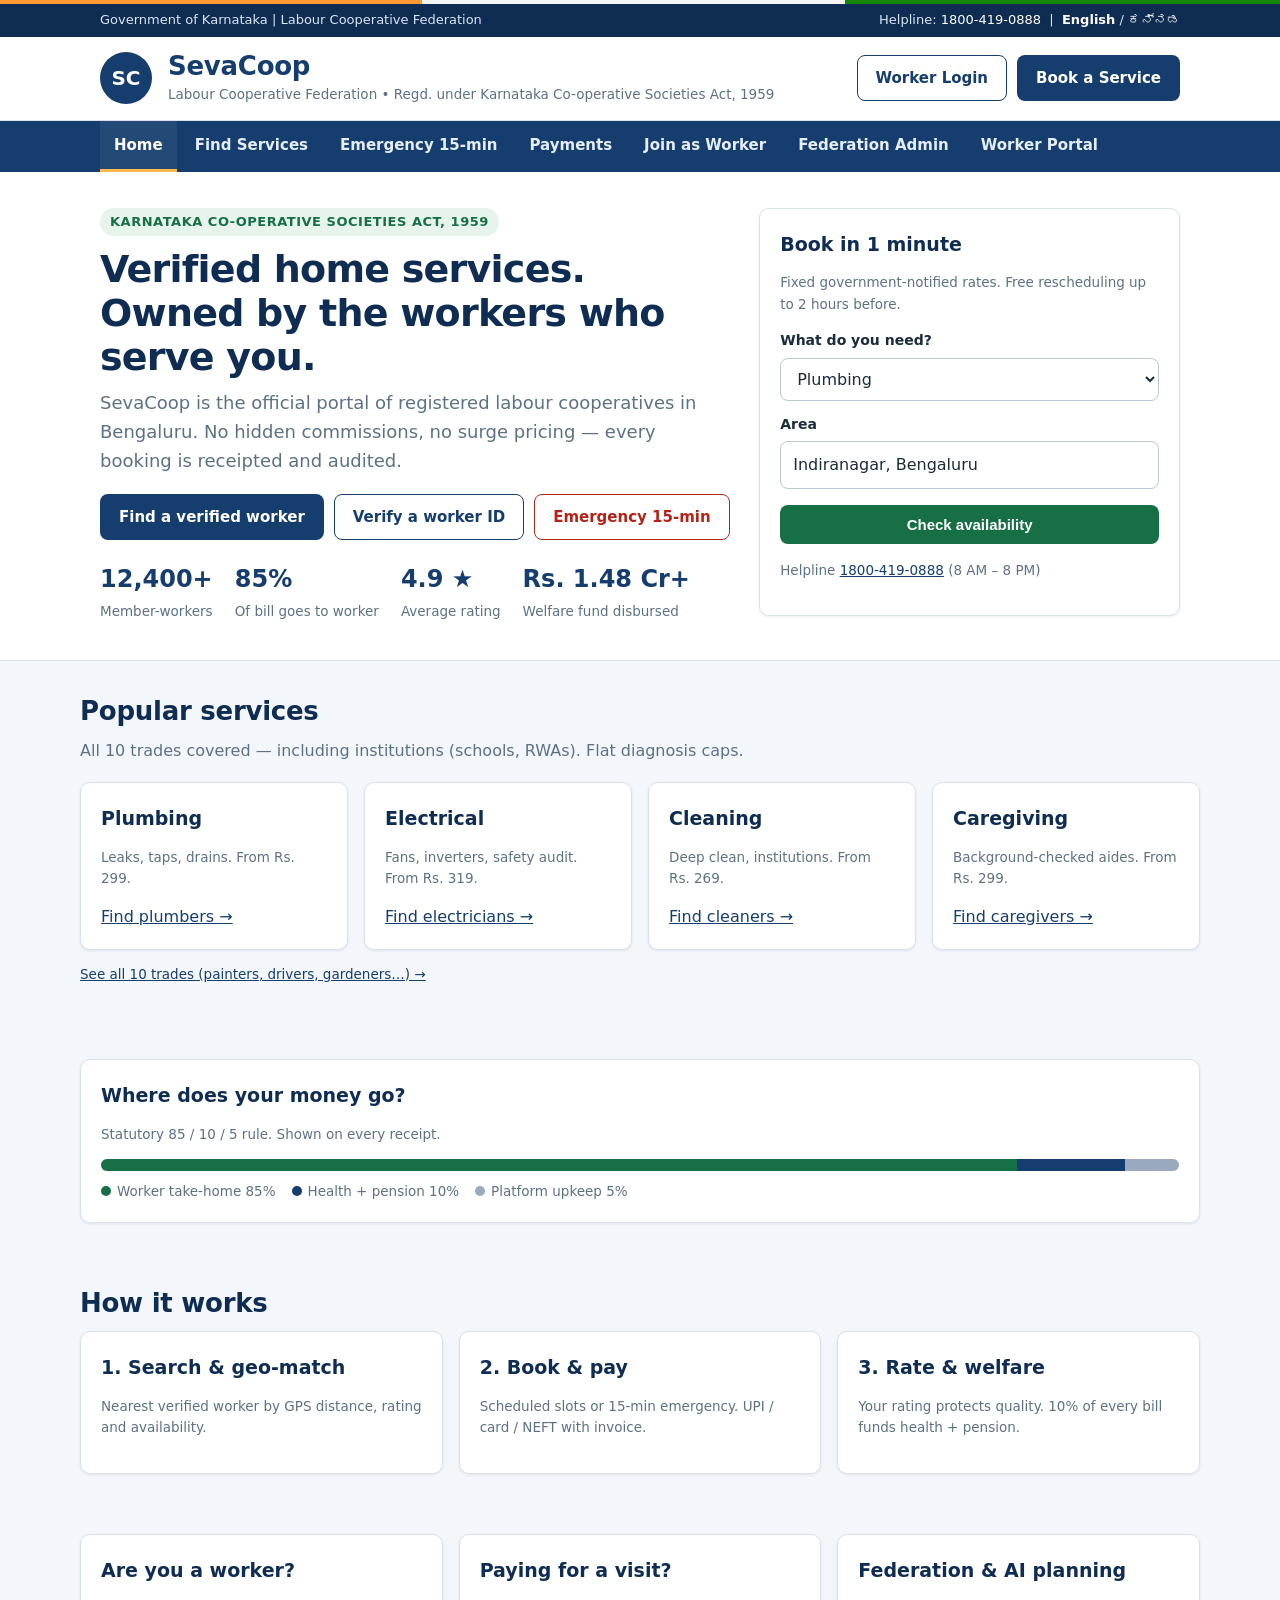
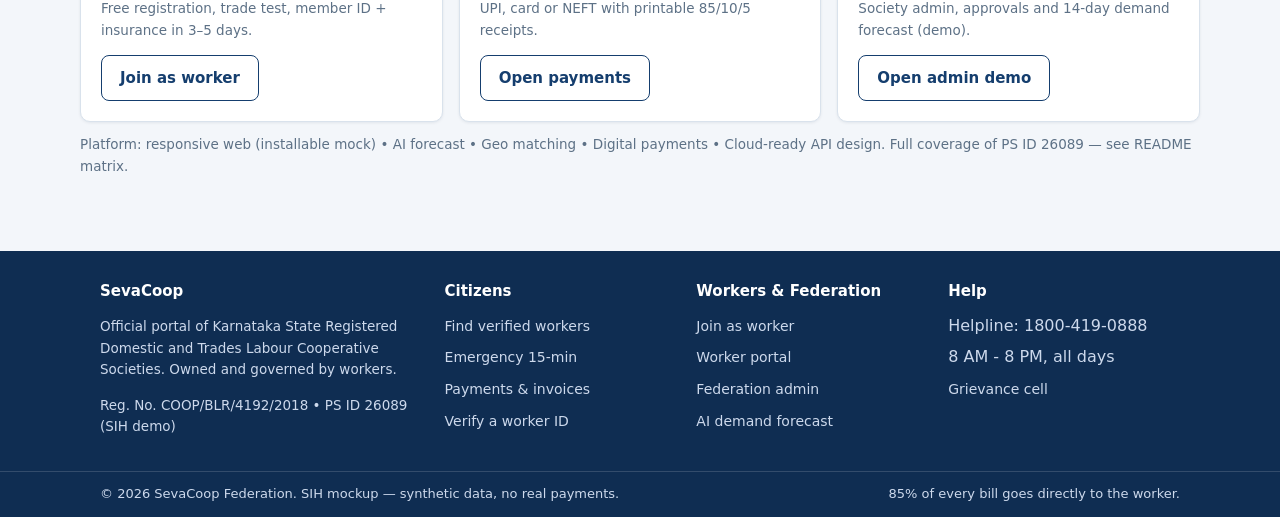
<file: index.html>
<!doctype html>
<html lang="en">
<head>
<meta charset="utf-8">
<meta name="viewport" content="width=device-width, initial-scale=1">
<title>SevaCoop — Verified Home Services by Worker Cooperatives</title>
<meta name="description" content="Book background-verified plumbers, electricians and caregivers from registered labour cooperatives. 85% of every bill goes directly to the worker.">
<link rel="stylesheet" href="assets/css/main.css">
<link rel="manifest" href="manifest.json">
<meta name="theme-color" content="#153e6e">
</head>
<body data-page="home" data-root="." data-portal="customer">
<a class="skip" href="#main">Skip to main content</a>
<div id="site-chrome-header"></div>

<main id="main">
  <div class="hero"><div class="wrap">
    <div>
      <span class="eyebrow" data-i18n="hero_eye">Karnataka Co-operative Societies Act, 1959</span>
      <h2 data-i18n="hero_h">Verified home services. Owned by the workers who serve you.</h2>
      <p class="lead" data-i18n="hero_p">SevaCoop is the official portal of registered labour cooperatives in Bengaluru. No hidden commissions, no surge pricing — every booking is receipted and audited.</p>
      <div style="display:flex;gap:10px;flex-wrap:wrap">
        <a class="btn btn-primary" href="search.html" data-i18n="find_btn">Find a verified worker</a>
        <a class="btn btn-outline" href="profile.html" data-i18n="verify_btn">Verify a worker ID</a>
        <a class="btn btn-outline" href="emergency.html" style="border-color:var(--red);color:var(--red)">Emergency 15-min</a>
      </div>
      <div class="hero-stats">
        <div class="stat"><b>12,400+</b><span>Member-workers</span></div>
        <div class="stat"><b>85%</b><span>Of bill goes to worker</span></div>
        <div class="stat"><b>4.9 ★</b><span>Average rating</span></div>
        <div class="stat"><b>Rs. 1.48 Cr+</b><span>Welfare fund disbursed</span></div>
      </div>
    </div>
    <div class="card">
      <h3>Book in 1 minute</h3>
      <p class="muted small">Fixed government-notified rates. Free rescheduling up to 2 hours before.</p>
      <form action="search.html" method="get">
        <label for="hq">What do you need?</label>
        <select id="hq" name="trade">
          <option>Plumbing</option><option>Electrical</option><option>Carpentry</option><option>Home Care</option><option>Appliance Repair</option>
        </select>
        <label for="hq2">Area</label>
        <input id="hq2" type="text" value="Indiranagar, Bengaluru">
        <p><button class="btn btn-green btn-block" type="submit">Check availability</button></p>
      </form>
      <p class="small muted">Helpline <a href="tel:18004190888">1800-419-0888</a> (8 AM – 8 PM)</p>
    </div>
  </div></div>

  <div class="wrap section">
    <h2>Popular services</h2>
    <p class="sub">All 10 trades covered — including institutions (schools, RWAs). Flat diagnosis caps.</p>
    <div class="grid cols-4">
      <div class="card"><h3>Plumbing</h3><p class="muted small">Leaks, taps, drains. From Rs. 299.</p><a href="search.html">Find plumbers →</a></div>
      <div class="card"><h3>Electrical</h3><p class="muted small">Fans, inverters, safety audit. From Rs. 319.</p><a href="search.html">Find electricians →</a></div>
      <div class="card"><h3>Cleaning</h3><p class="muted small">Deep clean, institutions. From Rs. 269.</p><a href="search.html">Find cleaners →</a></div>
      <div class="card"><h3>Caregiving</h3><p class="muted small">Background-checked aides. From Rs. 299.</p><a href="search.html">Find caregivers →</a></div>
    </div>
    <p class="small"><a href="search.html">See all 10 trades (painters, drivers, gardeners…) →</a></p>
  </div>

  <div class="wrap section">
    <div class="card">
      <h3>Where does your money go?</h3>
      <p class="muted small">Statutory 85 / 10 / 5 rule. Shown on every receipt.</p>
      <div class="splitbar"><span style="width:85%"></span><span style="width:10%"></span><span style="width:5%"></span></div>
      <div class="legend"><span><i class="dot" style="background:var(--green)"></i>Worker take-home 85%</span><span><i class="dot" style="background:var(--navy)"></i>Health + pension 10%</span><span><i class="dot" style="background:#9aa9bd"></i>Platform upkeep 5%</span></div>
    </div>
  </div>

  <div class="wrap section">
    <h2>How it works</h2>
    <div class="grid cols-3">
      <div class="card"><h3>1. Search &amp; geo-match</h3><p class="muted small">Nearest verified worker by GPS distance, rating and availability.</p></div>
      <div class="card"><h3>2. Book &amp; pay</h3><p class="muted small">Scheduled slots or 15-min emergency. UPI / card / NEFT with invoice.</p></div>
      <div class="card"><h3>3. Rate &amp; welfare</h3><p class="muted small">Your rating protects quality. 10% of every bill funds health + pension.</p></div>
    </div>
  </div>

  <div class="wrap section">
    <div class="grid cols-3">
      <div class="card"><h3>Are you a worker?</h3><p class="muted small">Free registration, trade test, member ID + insurance in 3–5 days.</p><a class="btn btn-outline" href="register.html">Join as worker</a></div>
      <div class="card"><h3>Paying for a visit?</h3><p class="muted small">UPI, card or NEFT with printable 85/10/5 receipts.</p><a class="btn btn-outline" href="payments.html">Open payments</a></div>
      <div class="card"><h3>Federation &amp; AI planning</h3><p class="muted small">Society admin, approvals and 14-day demand forecast (demo).</p><a class="btn btn-outline" href="admin/index.html">Open admin demo</a></div>
    </div>
    <p class="small muted" style="margin-top:12px">Platform: responsive web (installable mock) • AI forecast • Geo matching • Digital payments • Cloud-ready API design. Full coverage of PS ID 26089 — see README matrix.</p>
  </div>
</main>

<div id="site-chrome-footer"></div>
<script src="assets/js/data.js"></script>
<script src="assets/js/i18n.js"></script>
<script src="assets/js/layout.js"></script>
</body>
</html>
</file>
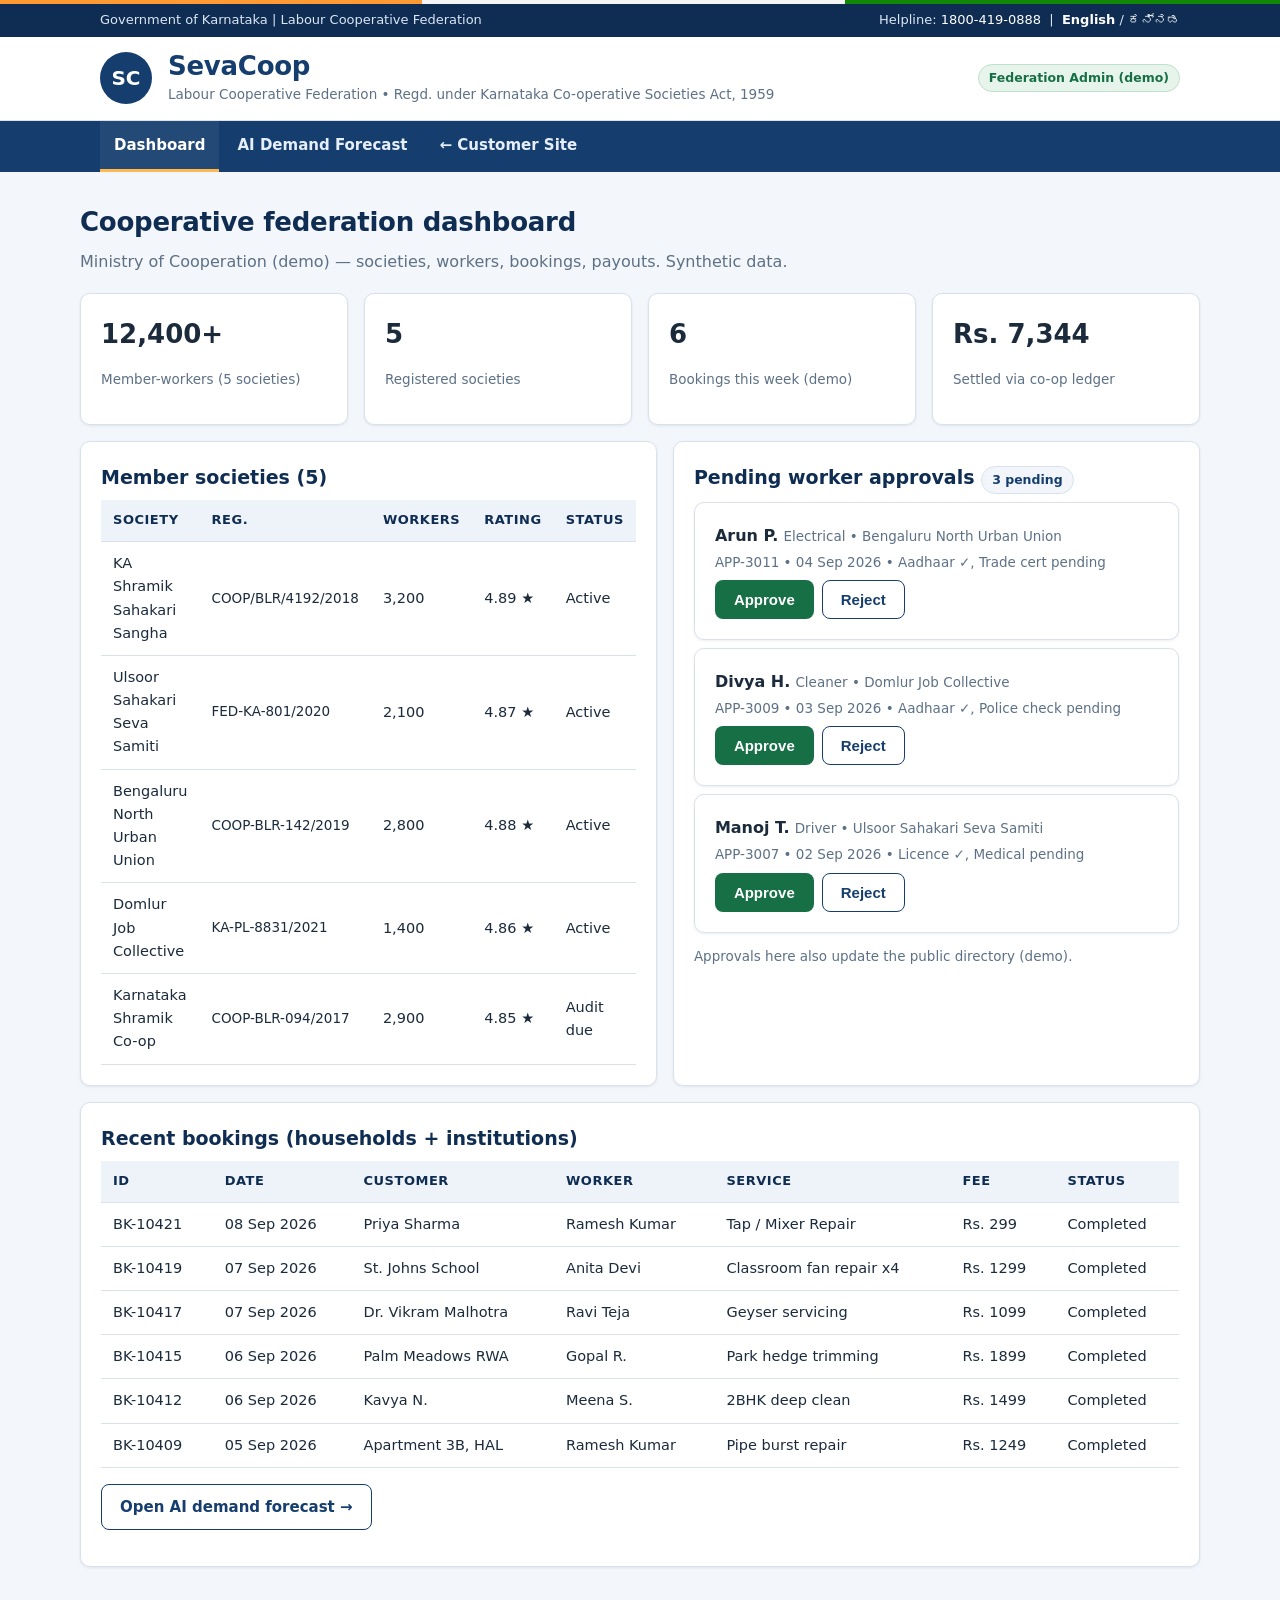
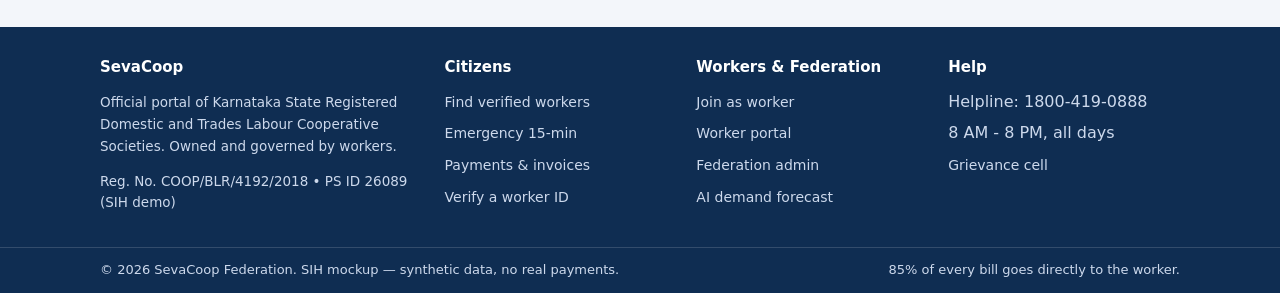
<file: admin/index.html>
<!doctype html>
<html lang="en">
<head>
<meta charset="utf-8">
<meta name="viewport" content="width=device-width, initial-scale=1">
<title>Federation Admin — SevaCoop</title>
<link rel="stylesheet" href="../assets/css/main.css">
</head>
<body data-page="admin-home" data-root=".." data-portal="admin">
<a class="skip" href="#main">Skip to main content</a>
<div id="site-chrome-header"></div>
<main id="main" class="wrap section">
  <h2>Cooperative federation dashboard</h2>
  <p class="sub">Ministry of Cooperation (demo) — societies, workers, bookings, payouts. Synthetic data.</p>
  <div class="grid cols-4" id="kpi-row"></div>
  <div class="grid cols-2" style="margin-top:16px">
    <div class="card"><h3>Member societies (5)</h3><div style="overflow-x:auto"><table>
      <thead><tr><th>Society</th><th>Reg.</th><th>Workers</th><th>Rating</th><th>Status</th></tr></thead>
      <tbody id="soc-body"></tbody></table></div></div>
    <div class="card"><h3>Pending worker approvals <span class="badge" id="pend-count"></span></h3>
      <div id="pend-list"></div>
      <p class="small muted">Approvals here also update the public directory (demo).</p></div>
  </div>
  <div class="card" style="margin-top:16px"><h3>Recent bookings (households + institutions)</h3>
    <div style="overflow-x:auto"><table>
      <thead><tr><th>ID</th><th>Date</th><th>Customer</th><th>Worker</th><th>Service</th><th>Fee</th><th>Status</th></tr></thead>
      <tbody id="book-body"></tbody></table></div>
    <p><a class="btn btn-outline" href="forecast.html">Open AI demand forecast →</a></p>
  </div>
</main>
<div id="site-chrome-footer"></div>
<script src="../assets/js/data.js"></script>
<script src="../assets/js/i18n.js"></script>
<script src="../assets/js/layout.js"></script>
<script src="../assets/js/admin.js"></script>
</body>
</html>
</file>
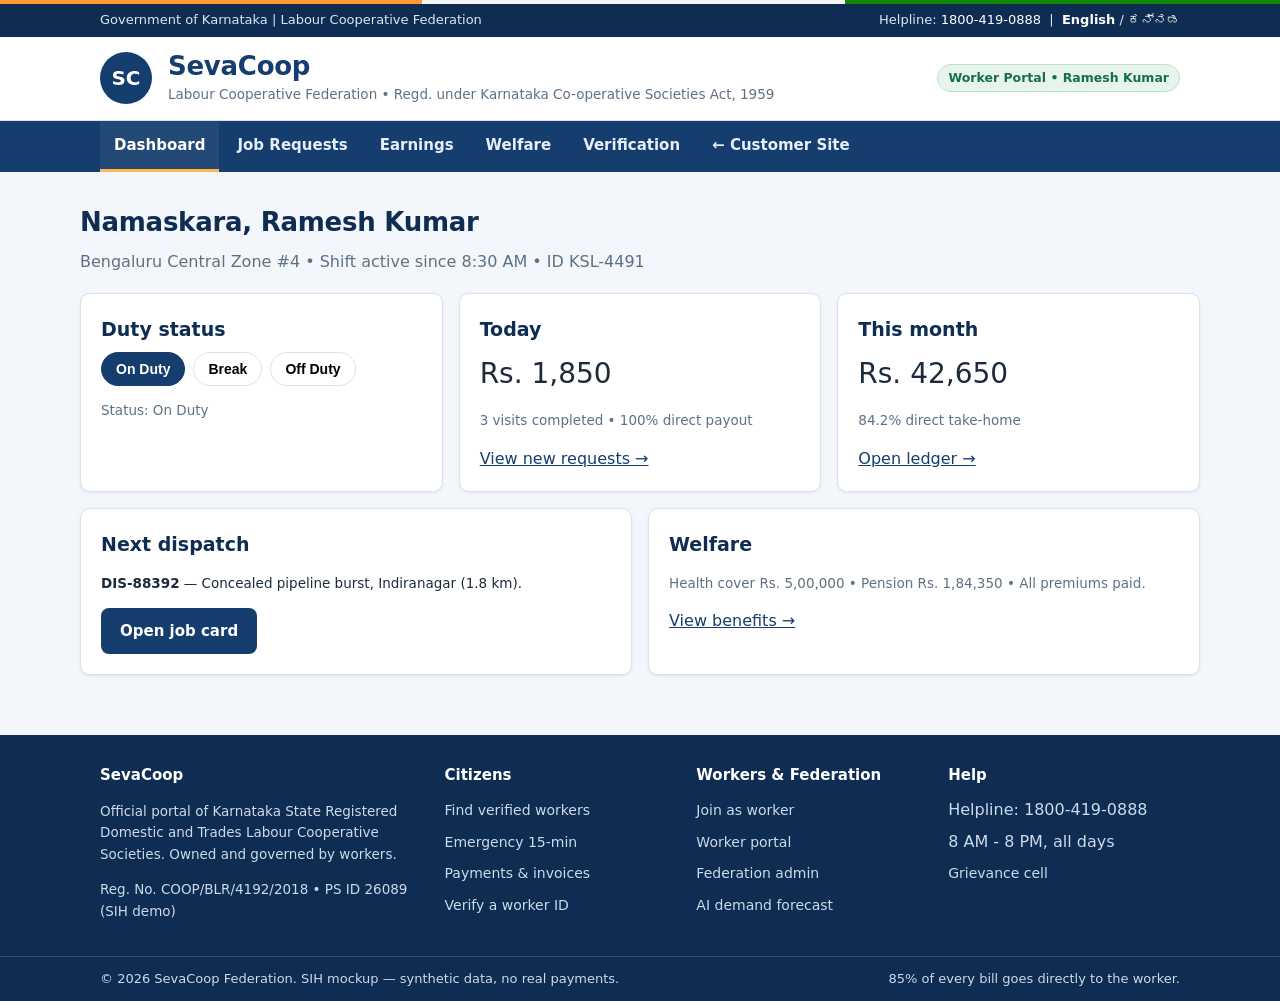
<file: worker/index.html>
<!doctype html>
<html lang="en">
<head>
<meta charset="utf-8">
<meta name="viewport" content="width=device-width, initial-scale=1">
<title>Worker Dashboard — SevaCoop</title>
<link rel="stylesheet" href="../assets/css/main.css">
</head>
<body data-page="worker-home" data-root=".." data-portal="worker">
<a class="skip" href="#main">Skip to main content</a>
<div id="site-chrome-header"></div>
<main id="main" class="wrap section">
  <h2>Namaskara, Ramesh Kumar</h2>
  <p class="sub">Bengaluru Central Zone #4 • Shift active since 8:30 AM • ID KSL-4491</p>
  <div class="grid cols-3">
    <div class="card"><h3>Duty status</h3><div class="chip-group">
      <button class="chip" data-duty aria-pressed="true">On Duty</button>
      <button class="chip" data-duty aria-pressed="false">Break</button>
      <button class="chip" data-duty aria-pressed="false">Off Duty</button>
    </div><p class="small muted" id="duty-status">Status: On Duty</p></div>
    <div class="card"><h3>Today</h3><p style="font-size:28px;margin:0">Rs. 1,850</p><p class="small muted">3 visits completed • 100% direct payout</p><a href="jobs.html">View new requests →</a></div>
    <div class="card"><h3>This month</h3><p style="font-size:28px;margin:0">Rs. 42,650</p><p class="small muted">84.2% direct take-home</p><a href="earnings.html">Open ledger →</a></div>
  </div>
  <div class="grid cols-2" style="margin-top:16px">
    <div class="card"><h3>Next dispatch</h3><p class="small"><b>DIS-88392</b> — Concealed pipeline burst, Indiranagar (1.8 km).</p><a class="btn btn-primary" href="jobs.html">Open job card</a></div>
    <div class="card"><h3>Welfare</h3><p class="small muted">Health cover Rs. 5,00,000 • Pension Rs. 1,84,350 • All premiums paid.</p><a href="welfare.html">View benefits →</a></div>
  </div>
</main>
<div id="site-chrome-footer"></div>
<script src="../assets/js/data.js"></script><script src="../assets/js/i18n.js"></script>
<script src="../assets/js/layout.js"></script>
<script src="../assets/js/worker.js"></script>
</body>
</html>
</file>
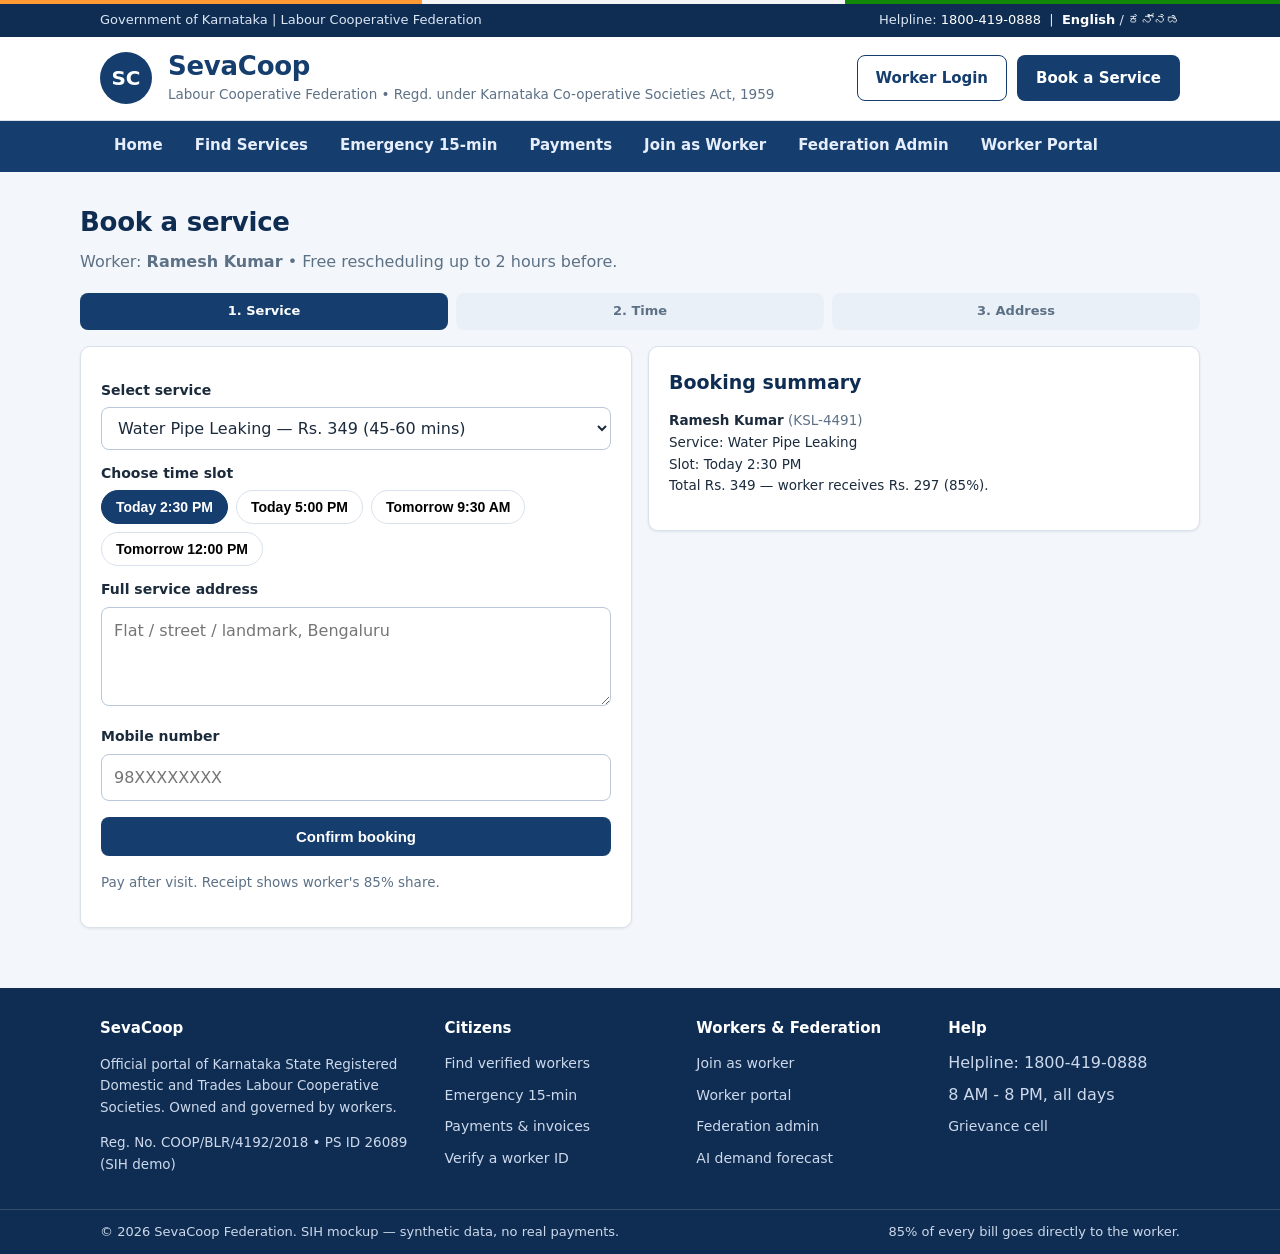
<file: booking.html>
<!doctype html>
<html lang="en">
<head>
<meta charset="utf-8">
<meta name="viewport" content="width=device-width, initial-scale=1">
<title>Book a Service — SevaCoop</title>
<link rel="stylesheet" href="assets/css/main.css">
</head>
<body data-page="booking" data-root="." data-portal="customer">
<a class="skip" href="#main">Skip to main content</a>
<div id="site-chrome-header"></div>
<main id="main" class="wrap section">
  <h2>Book a service</h2>
  <p class="sub">Worker: <b id="worker-name">…</b> • Free rescheduling up to 2 hours before.</p>
  <div class="steps"><div class="step active">1. Service</div><div class="step">2. Time</div><div class="step">3. Address</div></div>
  <div class="grid cols-2">
    <form class="card" id="booking-form">
      <label for="b-service">Select service</label>
      <select id="b-service"></select>
      <label>Choose time slot</label>
      <div class="chip-group" id="b-slots"></div>
      <label for="b-address">Full service address</label>
      <textarea id="b-address" rows="3" placeholder="Flat / street / landmark, Bengaluru"></textarea>
      <label for="b-phone">Mobile number</label>
      <input id="b-phone" type="tel" placeholder="98XXXXXXXX" required>
      <p><button class="btn btn-primary btn-block" type="submit">Confirm booking</button></p>
      <p class="small muted">Pay after visit. Receipt shows worker's 85% share.</p>
    </form>
    <div>
      <div class="card"><h3>Booking summary</h3><p id="b-summary" class="small">…</p></div>
      <div id="booking-done" hidden style="margin-top:12px"></div>
    </div>
  </div>
</main>
<div id="site-chrome-footer"></div>
<script src="assets/js/data.js"></script><script src="assets/js/i18n.js"></script>
<script src="assets/js/layout.js"></script>
<script src="assets/js/booking.js"></script>
</body>
</html>
</file>
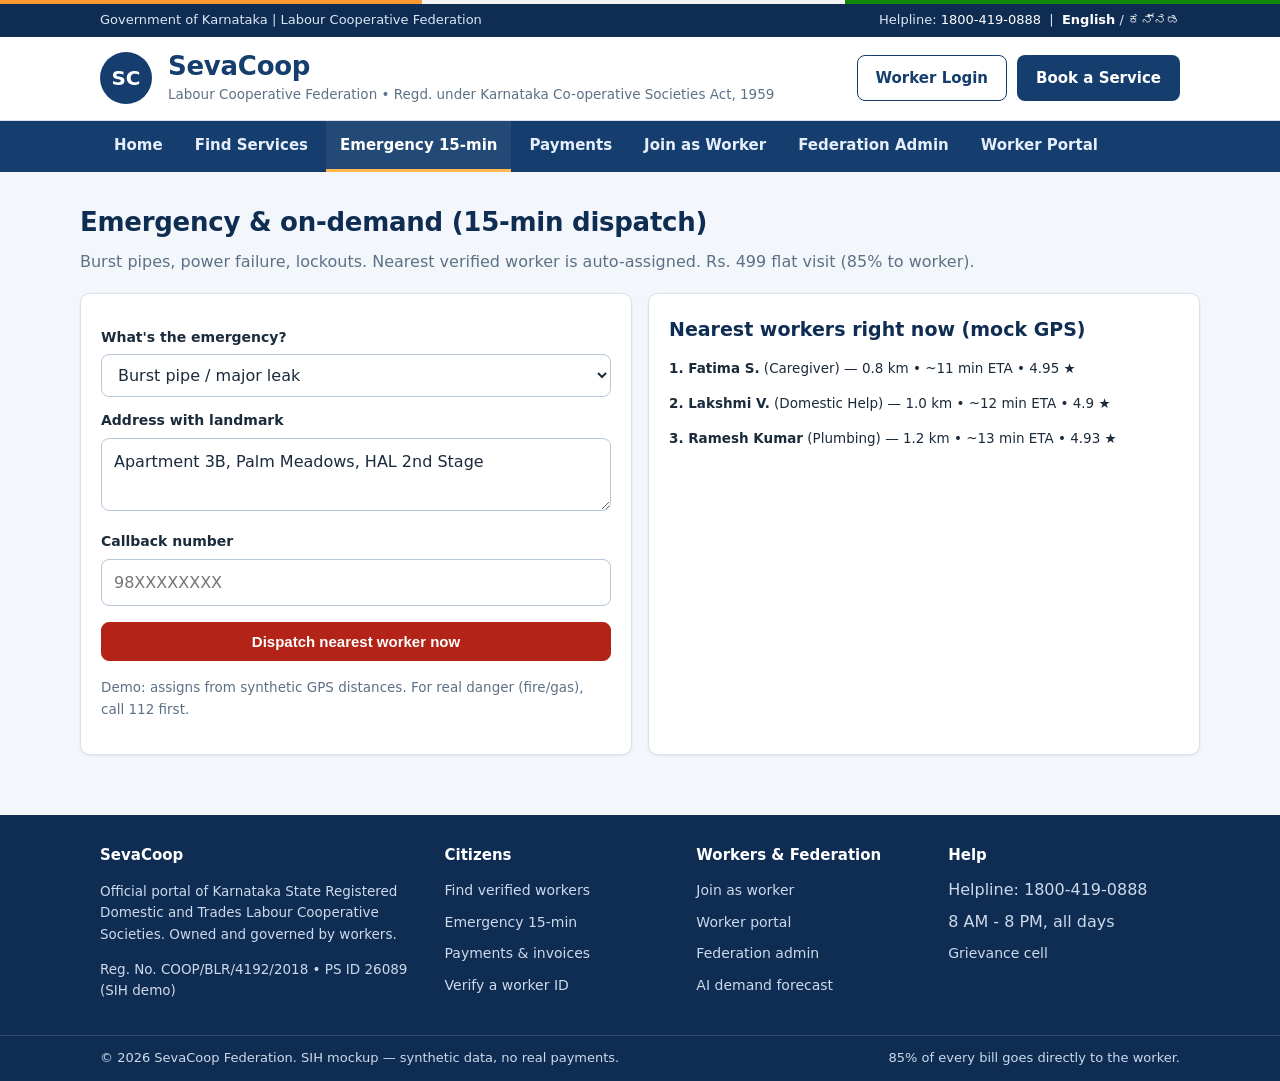
<file: emergency.html>
<!doctype html>
<html lang="en">
<head>
<meta charset="utf-8">
<meta name="viewport" content="width=device-width, initial-scale=1">
<title>Emergency 15-min Service — SevaCoop</title>
<link rel="stylesheet" href="assets/css/main.css">
</head>
<body data-page="emergency" data-root="." data-portal="customer">
<a class="skip" href="#main">Skip to main content</a>
<div id="site-chrome-header"></div>
<main id="main" class="wrap section">
  <h2>Emergency &amp; on-demand (15-min dispatch)</h2>
  <p class="sub">Burst pipes, power failure, lockouts. Nearest verified worker is auto-assigned. Rs. 499 flat visit (85% to worker).</p>
  <div class="grid cols-2">
    <form class="card" id="emg-form">
      <label for="e-issue">What's the emergency?</label>
      <select id="e-issue"><option>Burst pipe / major leak</option><option>Power failure / sparking</option><option>Door lockout</option><option>Blocked drain overflowing</option></select>
      <label for="e-addr">Address with landmark</label>
      <textarea id="e-addr" rows="2" placeholder="Flat, street, gate code…">Apartment 3B, Palm Meadows, HAL 2nd Stage</textarea>
      <label for="e-phone">Callback number</label>
      <input id="e-phone" type="tel" placeholder="98XXXXXXXX">
      <p><button class="btn btn-primary btn-block" type="submit" style="background:var(--red);border-color:var(--red)">Dispatch nearest worker now</button></p>
      <p class="small muted">Demo: assigns from synthetic GPS distances. For real danger (fire/gas), call 112 first.</p>
    </form>
    <div class="card"><h3>Nearest workers right now (mock GPS)</h3><div id="emg-near"></div></div>
  </div>
  <div id="emg-status" hidden style="margin-top:12px"></div>
</main>
<div id="site-chrome-footer"></div>
<script src="assets/js/data.js"></script>
<script src="assets/js/i18n.js"></script>
<script src="assets/js/layout.js"></script>
<script src="assets/js/emergency.js"></script>
</body>
</html>
</file>
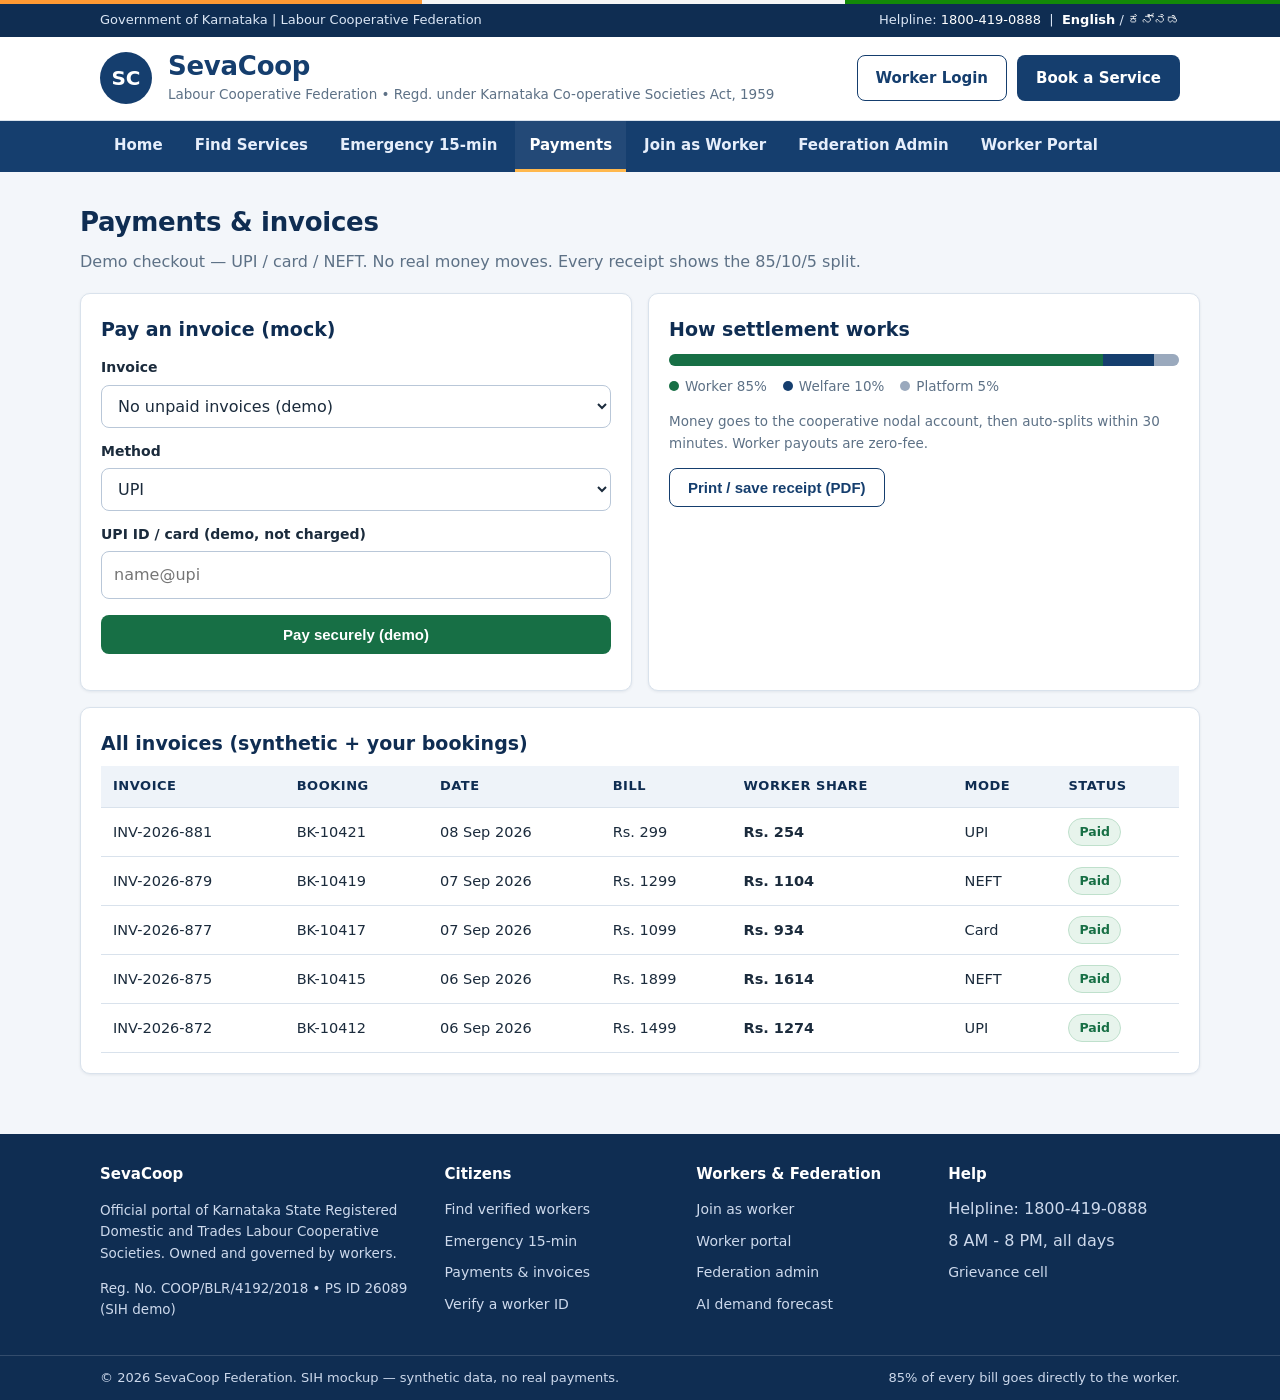
<file: payments.html>
<!doctype html>
<html lang="en">
<head>
<meta charset="utf-8">
<meta name="viewport" content="width=device-width, initial-scale=1">
<title>Payments & Invoices — SevaCoop</title>
<link rel="stylesheet" href="assets/css/main.css">
</head>
<body data-page="payments" data-root="." data-portal="customer">
<a class="skip" href="#main">Skip to main content</a>
<div id="site-chrome-header"></div>
<main id="main" class="wrap section">
  <h2>Payments &amp; invoices</h2>
  <p class="sub">Demo checkout — UPI / card / NEFT. No real money moves. Every receipt shows the 85/10/5 split.</p>
  <div class="grid cols-2">
    <div class="card">
      <h3>Pay an invoice (mock)</h3>
      <form id="pay-form">
        <label for="p-inv">Invoice</label><select id="p-inv"></select>
        <label for="p-mode">Method</label>
        <select id="p-mode"><option>UPI</option><option>Card</option><option>NEFT (institution)</option><option>Cash after visit</option></select>
        <label for="p-id">UPI ID / card (demo, not charged)</label>
        <input id="p-id" type="text" placeholder="name@upi">
        <p><button class="btn btn-green btn-block" type="submit">Pay securely (demo)</button></p>
      </form>
      <div id="pay-done" hidden></div>
    </div>
    <div class="card">
      <h3>How settlement works</h3>
      <div class="splitbar"><span style="width:85%"></span><span style="width:10%"></span><span style="width:5%"></span></div>
      <div class="legend"><span><i class="dot" style="background:var(--green)"></i>Worker 85%</span><span><i class="dot" style="background:var(--navy)"></i>Welfare 10%</span><span><i class="dot" style="background:#9aa9bd"></i>Platform 5%</span></div>
      <p class="small muted">Money goes to the cooperative nodal account, then auto-splits within 30 minutes. Worker payouts are zero-fee.</p>
      <button class="btn btn-outline" onclick="window.print()">Print / save receipt (PDF)</button>
    </div>
  </div>
  <div class="card" style="margin-top:16px">
    <h3>All invoices (synthetic + your bookings)</h3>
    <div style="overflow-x:auto"><table>
      <thead><tr><th>Invoice</th><th>Booking</th><th>Date</th><th>Bill</th><th>Worker share</th><th>Mode</th><th>Status</th></tr></thead>
      <tbody id="inv-body"></tbody>
    </table></div>
  </div>
</main>
<div id="site-chrome-footer"></div>
<script src="assets/js/data.js"></script>
<script src="assets/js/i18n.js"></script>
<script src="assets/js/layout.js"></script>
<script src="assets/js/payments.js"></script>
</body>
</html>
</file>
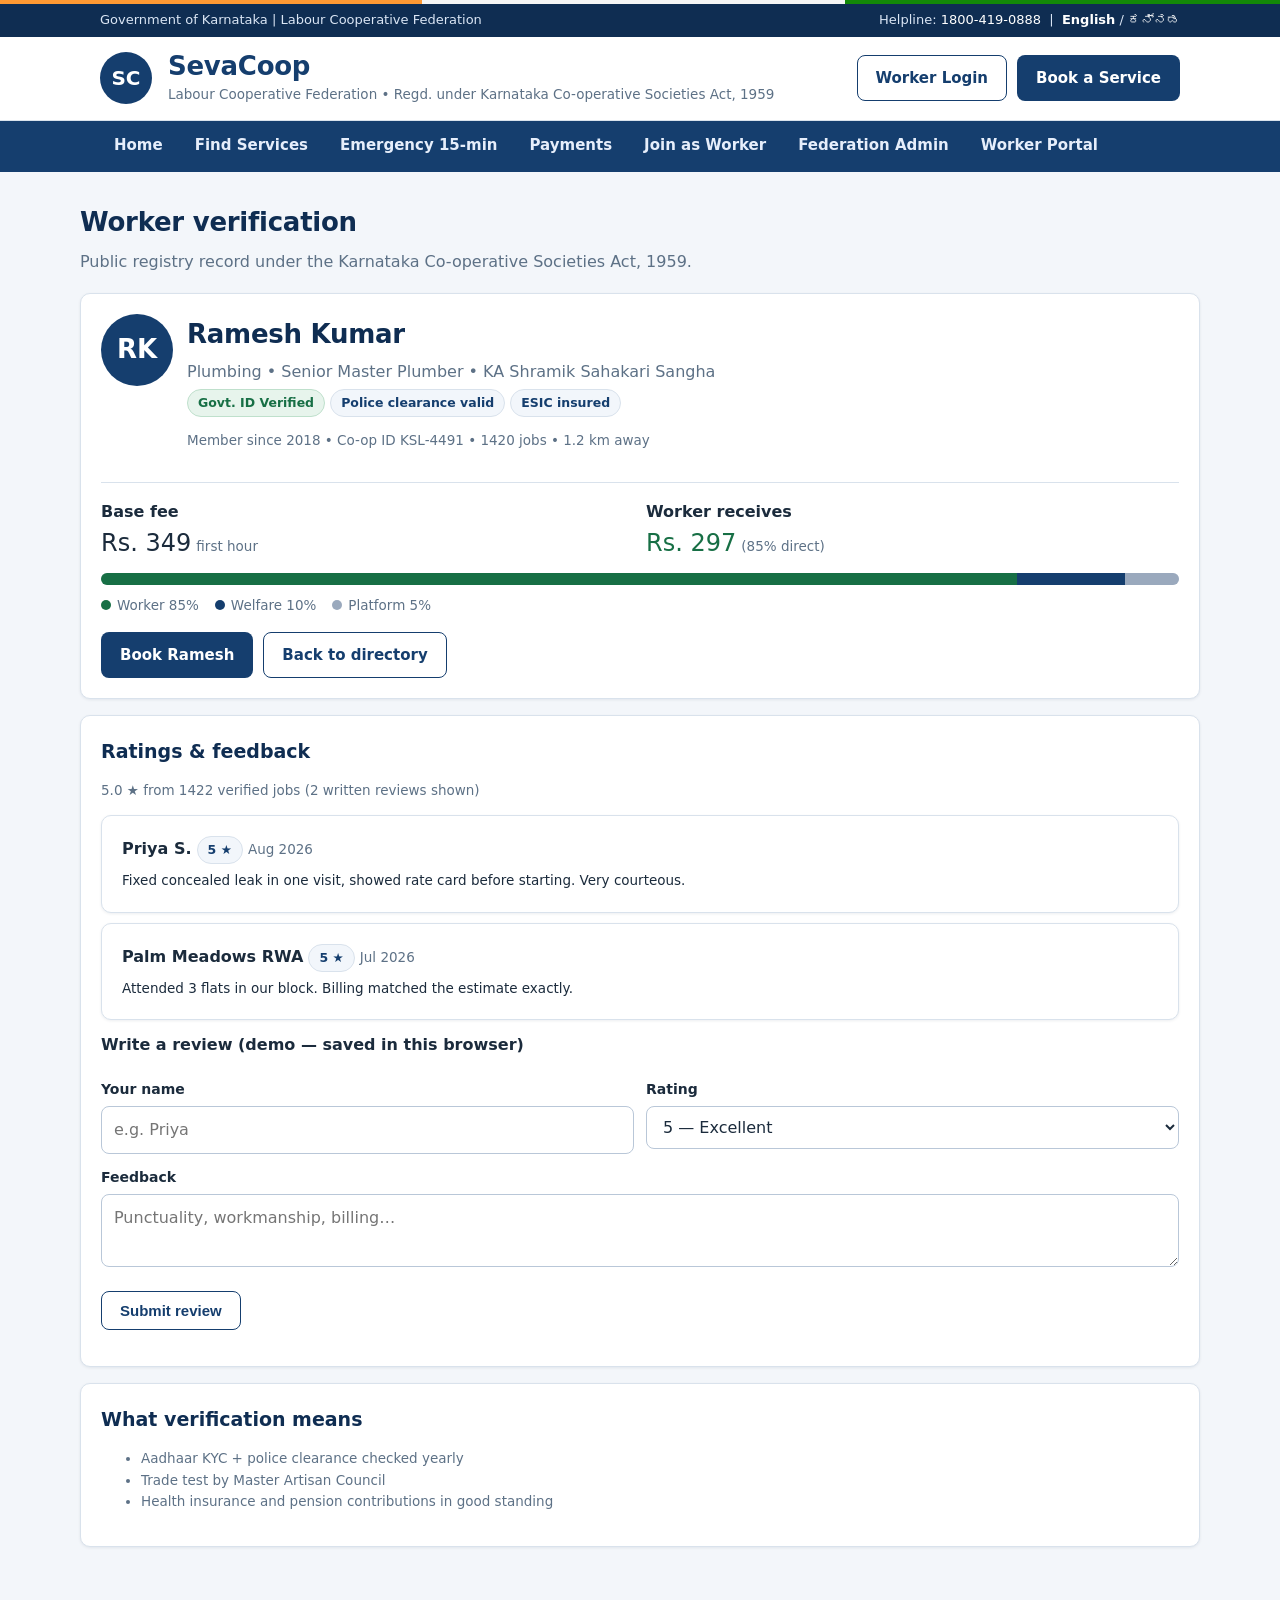
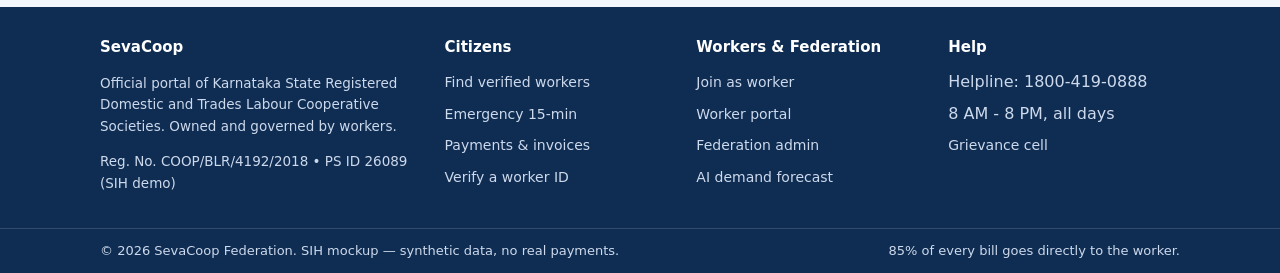
<file: profile.html>
<!doctype html>
<html lang="en">
<head>
<meta charset="utf-8">
<meta name="viewport" content="width=device-width, initial-scale=1">
<title>Verify Worker — SevaCoop</title>
<link rel="stylesheet" href="assets/css/main.css">
</head>
<body data-page="profile" data-root="." data-portal="customer">
<a class="skip" href="#main">Skip to main content</a>
<div id="site-chrome-header"></div>
<main id="main" class="wrap section">
  <h2>Worker verification</h2>
  <p class="sub">Public registry record under the Karnataka Co-operative Societies Act, 1959.</p>
  <div class="card" id="profile-box">Loading…</div>
  <div class="card" style="margin-top:16px">
    <h3>Ratings &amp; feedback</h3>
    <p class="small muted" id="reviews-avg"></p>
    <div id="reviews-box"></div>
    <form id="review-form" style="margin-top:12px">
      <h4 style="margin:8px 0">Write a review (demo — saved in this browser)</h4>
      <div class="row">
        <div><label for="rv-name">Your name</label><input id="rv-name" type="text" placeholder="e.g. Priya"></div>
        <div><label for="rv-rating">Rating</label><select id="rv-rating"><option value="5">5 — Excellent</option><option value="4">4 — Good</option><option value="3">3 — Average</option><option value="2">2 — Poor</option><option value="1">1 — Bad</option></select></div>
      </div>
      <label for="rv-text">Feedback</label><textarea id="rv-text" rows="2" placeholder="Punctuality, workmanship, billing…"></textarea>
      <p><button class="btn btn-outline" type="submit">Submit review</button></p>
    </form>
  </div>
  <div class="card" style="margin-top:16px">
    <h3>What verification means</h3>
    <ul class="small muted">
      <li>Aadhaar KYC + police clearance checked yearly</li>
      <li>Trade test by Master Artisan Council</li>
      <li>Health insurance and pension contributions in good standing</li>
    </ul>
  </div>
</main>
<div id="site-chrome-footer"></div>
<script src="assets/js/data.js"></script>
<script src="assets/js/i18n.js"></script>
<script src="assets/js/layout.js"></script>
<script src="assets/js/booking.js"></script>
</body>
</html>
</file>
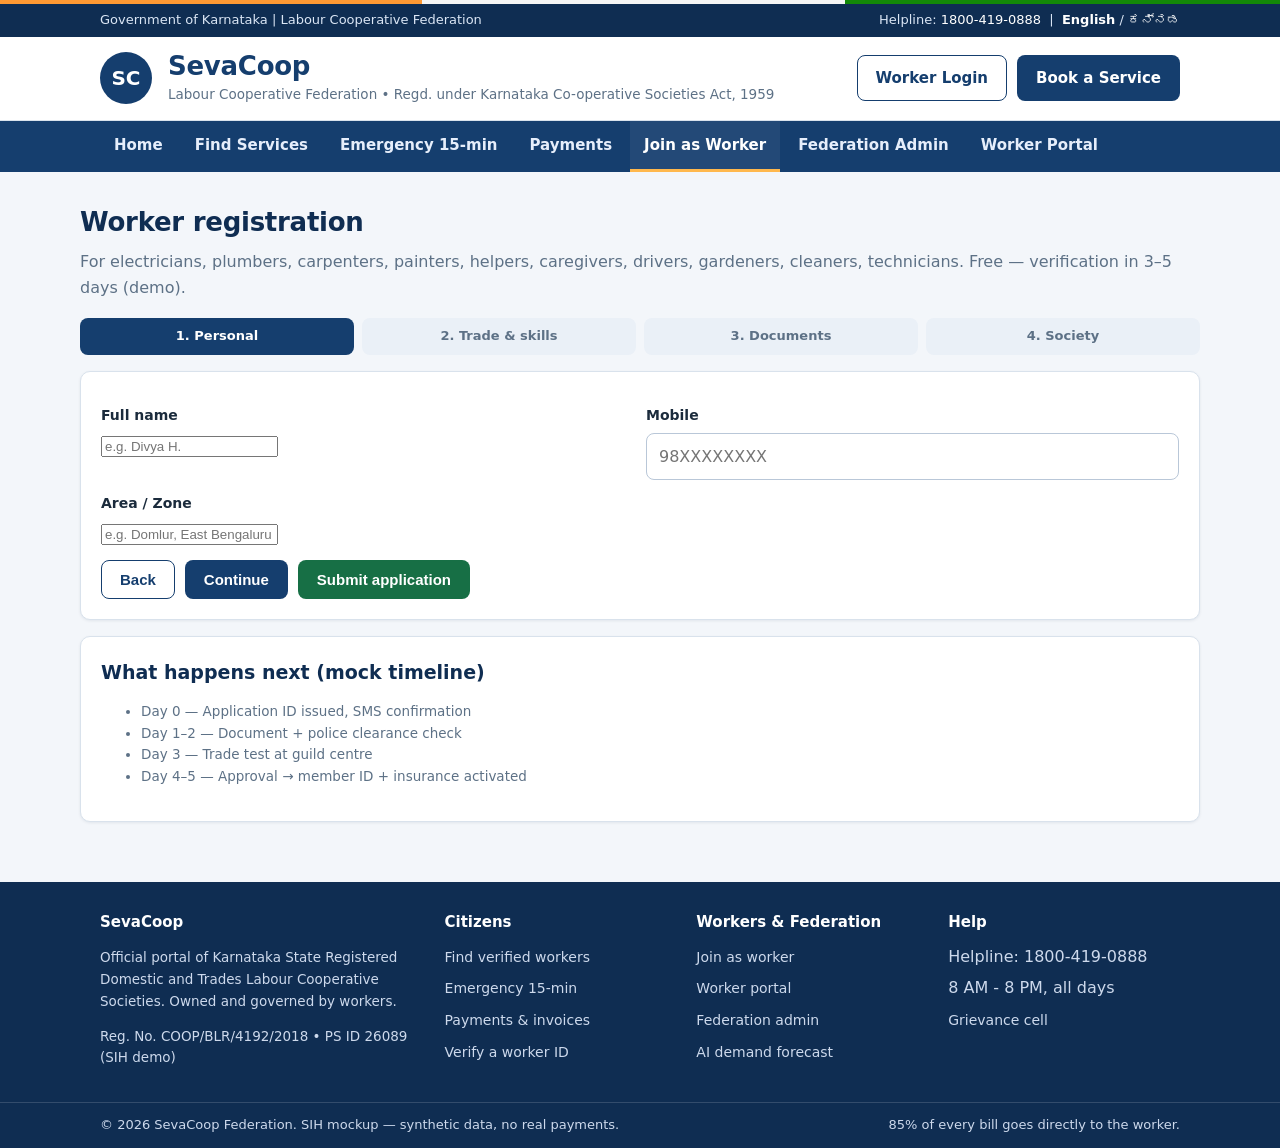
<file: register.html>
<!doctype html>
<html lang="en">
<head>
<meta charset="utf-8">
<meta name="viewport" content="width=device-width, initial-scale=1">
<title>Join as Worker — SevaCoop</title>
<link rel="stylesheet" href="assets/css/main.css">
</head>
<body data-page="register" data-root="." data-portal="customer">
<a class="skip" href="#main">Skip to main content</a>
<div id="site-chrome-header"></div>
<main id="main" class="wrap section">
  <h2>Worker registration</h2>
  <p class="sub">For electricians, plumbers, carpenters, painters, helpers, caregivers, drivers, gardeners, cleaners, technicians. Free — verification in 3–5 days (demo).</p>
  <div class="steps"><div class="step active" id="st1">1. Personal</div><div class="step" id="st2">2. Trade &amp; skills</div><div class="step" id="st3">3. Documents</div><div class="step" id="st4">4. Society</div></div>
  <form class="card" id="reg-form">
    <div class="reg-step" data-step="1">
      <div class="row"><div><label for="r-name">Full name</label><input id="r-name" required placeholder="e.g. Divya H."></div>
      <div><label for="r-phone">Mobile</label><input id="r-phone" type="tel" required placeholder="98XXXXXXXX"></div></div>
      <label for="r-area">Area / Zone</label><input id="r-area" placeholder="e.g. Domlur, East Bengaluru">
    </div>
    <div class="reg-step" data-step="2" hidden>
      <label for="r-trade">Primary trade</label><select id="r-trade"></select>
      <label for="r-exp">Experience (years)</label><input id="r-exp" type="number" value="3" min="0" max="40">
      <label for="r-skills">Key skills (comma separated)</label><input id="r-skills" placeholder="e.g. concealed leak detection, geyser service">
    </div>
    <div class="reg-step" data-step="3" hidden>
      <p class="small muted">Demo only — files stay in your browser, nothing is uploaded.</p>
      <label for="r-aadhaar">Aadhaar (last 4 digits)</label><input id="r-aadhaar" maxlength="4" placeholder="9104">
      <label for="r-file">Trade certificate / photo</label><input id="r-file" type="file" accept=".pdf,.jpg,.png">
      <p class="small muted" id="r-filename">No file selected.</p>
    </div>
    <div class="reg-step" data-step="4" hidden>
      <label for="r-soc">Preferred cooperative society</label><select id="r-soc"></select>
      <p><label style="font-weight:400"><input type="checkbox" id="r-decl" style="width:auto"> I declare my details are true and I accept the cooperative's fair-wage charter and code of conduct.</label></p>
    </div>
    <div style="display:flex;gap:10px;margin-top:14px">
      <button class="btn btn-outline" type="button" id="reg-back">Back</button>
      <button class="btn btn-primary" type="button" id="reg-next">Continue</button>
      <button class="btn btn-green" type="submit" id="reg-submit" hidden>Submit application</button>
    </div>
  </form>
  <div id="reg-done" hidden style="margin-top:12px"></div>
  <div class="card" style="margin-top:16px"><h3>What happens next (mock timeline)</h3>
    <ul class="small muted"><li>Day 0 — Application ID issued, SMS confirmation</li><li>Day 1–2 — Document + police clearance check</li><li>Day 3 — Trade test at guild centre</li><li>Day 4–5 — Approval → member ID + insurance activated</li></ul></div>
</main>
<div id="site-chrome-footer"></div>
<script src="assets/js/data.js"></script>
<script src="assets/js/i18n.js"></script>
<script src="assets/js/layout.js"></script>
<script src="assets/js/register.js"></script>
</body>
</html>
</file>
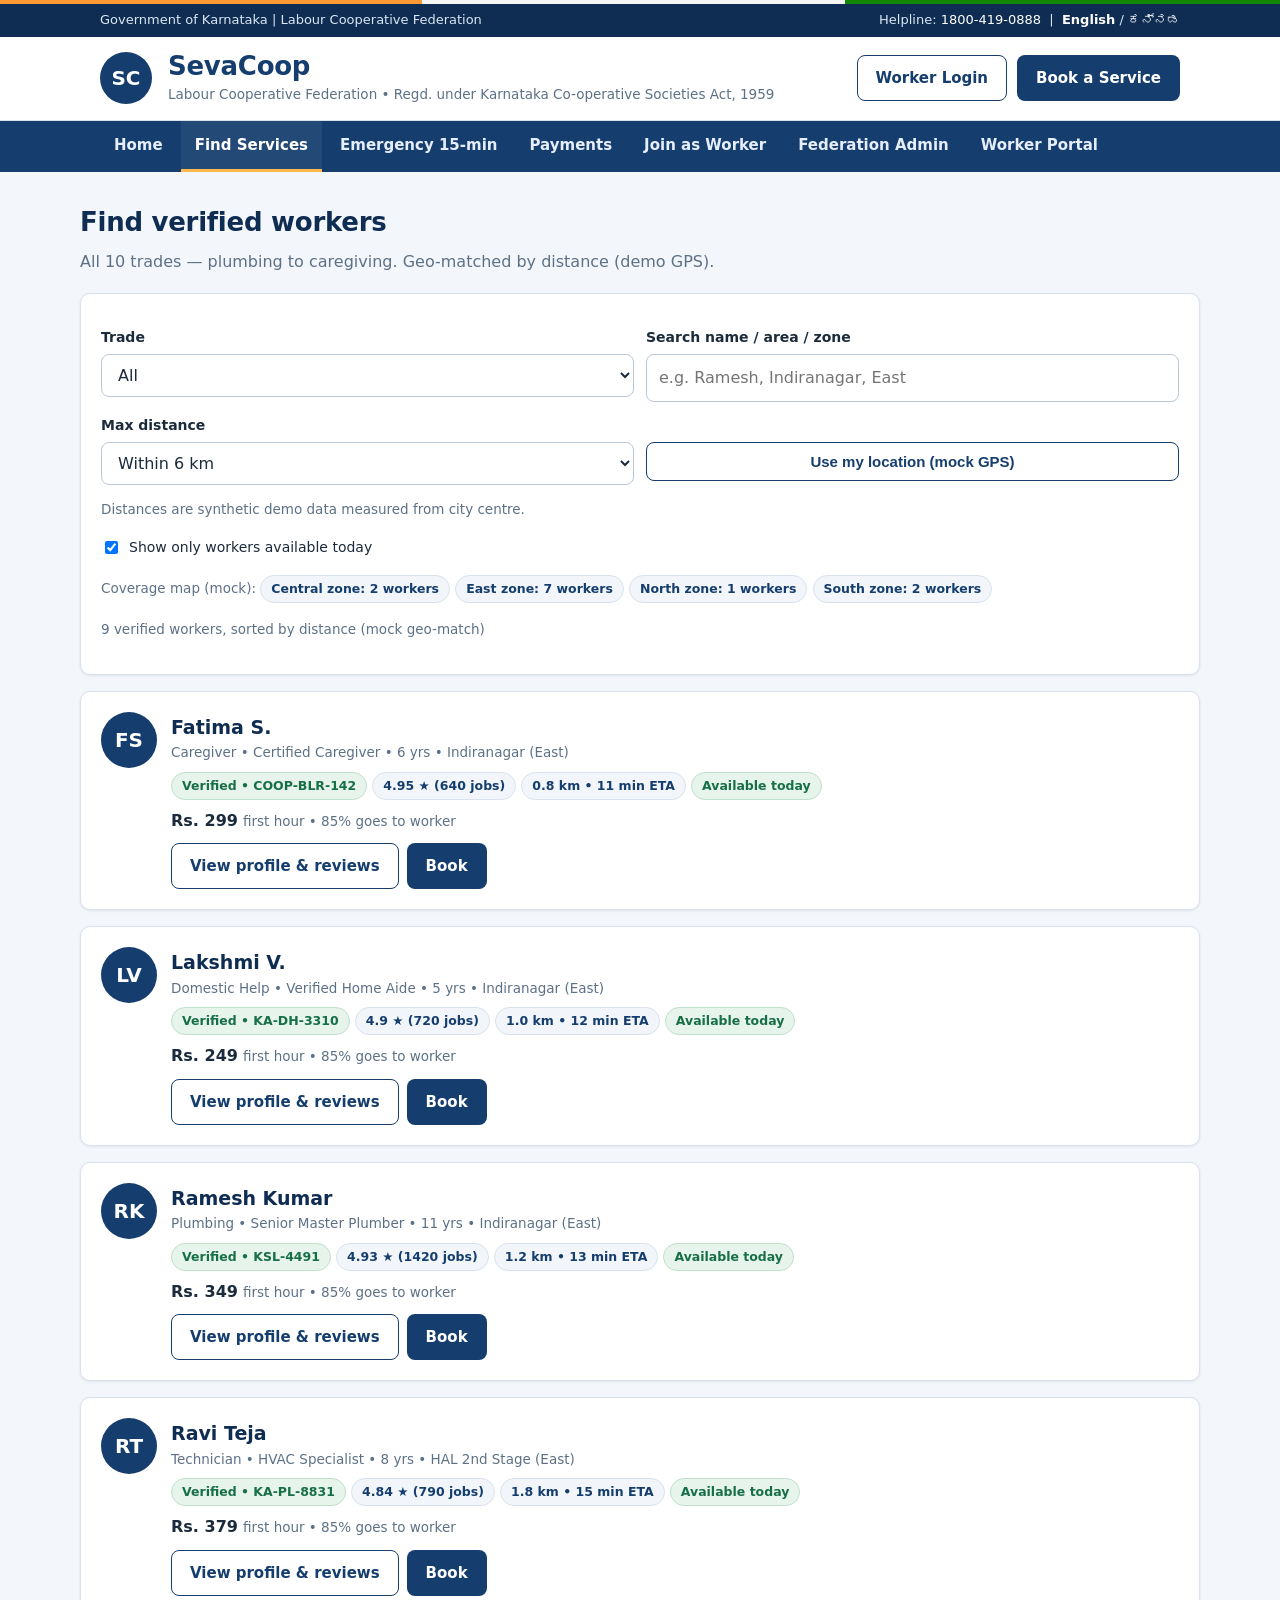
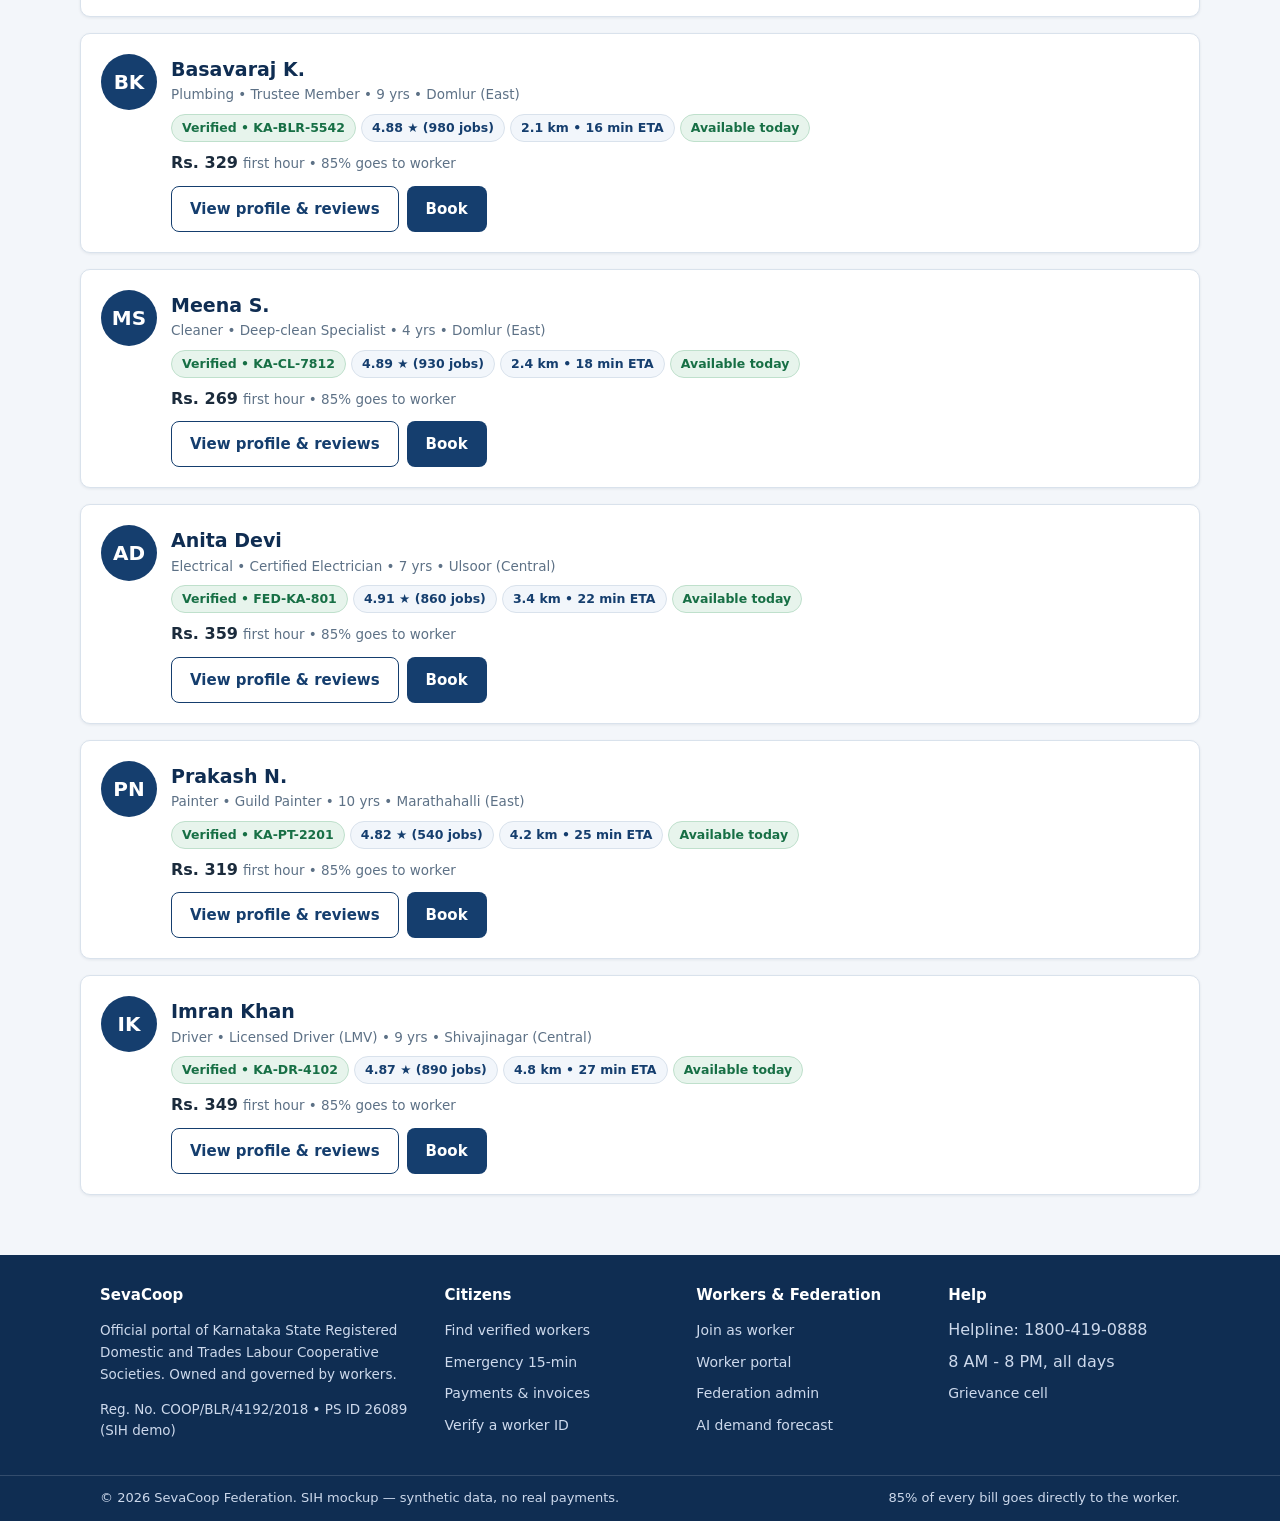
<file: search.html>
<!doctype html>
<html lang="en">
<head>
<meta charset="utf-8">
<meta name="viewport" content="width=device-width, initial-scale=1">
<title>Find Services — SevaCoop</title>
<link rel="stylesheet" href="assets/css/main.css">
</head>
<body data-page="search" data-root="." data-portal="customer">
<a class="skip" href="#main">Skip to main content</a>
<div id="site-chrome-header"></div>
<main id="main" class="wrap section">
  <h2>Find verified workers</h2>
  <p class="sub">All 10 trades — plumbing to caregiving. Geo-matched by distance (demo GPS).</p>
  <div class="card" style="margin-bottom:16px">
    <div class="row">
      <div><label for="f-trade">Trade</label>
        <select id="f-trade"><option>All</option></select>
      </div>
      <div><label for="f-q">Search name / area / zone</label><input id="f-q" type="text" placeholder="e.g. Ramesh, Indiranagar, East"></div>
    </div>
    <div class="row">
      <div><label for="f-dist">Max distance</label>
        <select id="f-dist"><option value="3">Within 3 km</option><option value="6" selected>Within 6 km</option><option value="12">Within 12 km</option><option value="99">All Bengaluru</option></select>
      </div>
      <div><label>&nbsp;</label><button class="btn btn-outline btn-block" id="f-locate" type="button">Use my location (mock GPS)</button></div>
    </div>
    <p class="small muted" id="f-locnote">Distances are synthetic demo data measured from city centre.</p>
    <p><label style="display:flex;gap:8px;align-items:center;font-weight:400"><input id="f-avail" type="checkbox" checked style="width:auto"> Show only workers available today</label></p>
    <p><span class="small muted">Coverage map (mock): </span><span id="zone-map"></span></p>
    <p class="small muted" id="result-count"></p>
  </div>
  <div class="grid" id="worker-list"></div>
</main>
<div id="site-chrome-footer"></div>
<script src="assets/js/data.js"></script>
<script src="assets/js/i18n.js"></script>
<script src="assets/js/layout.js"></script>
<script src="assets/js/search.js"></script>
</body>
</html>
</file>
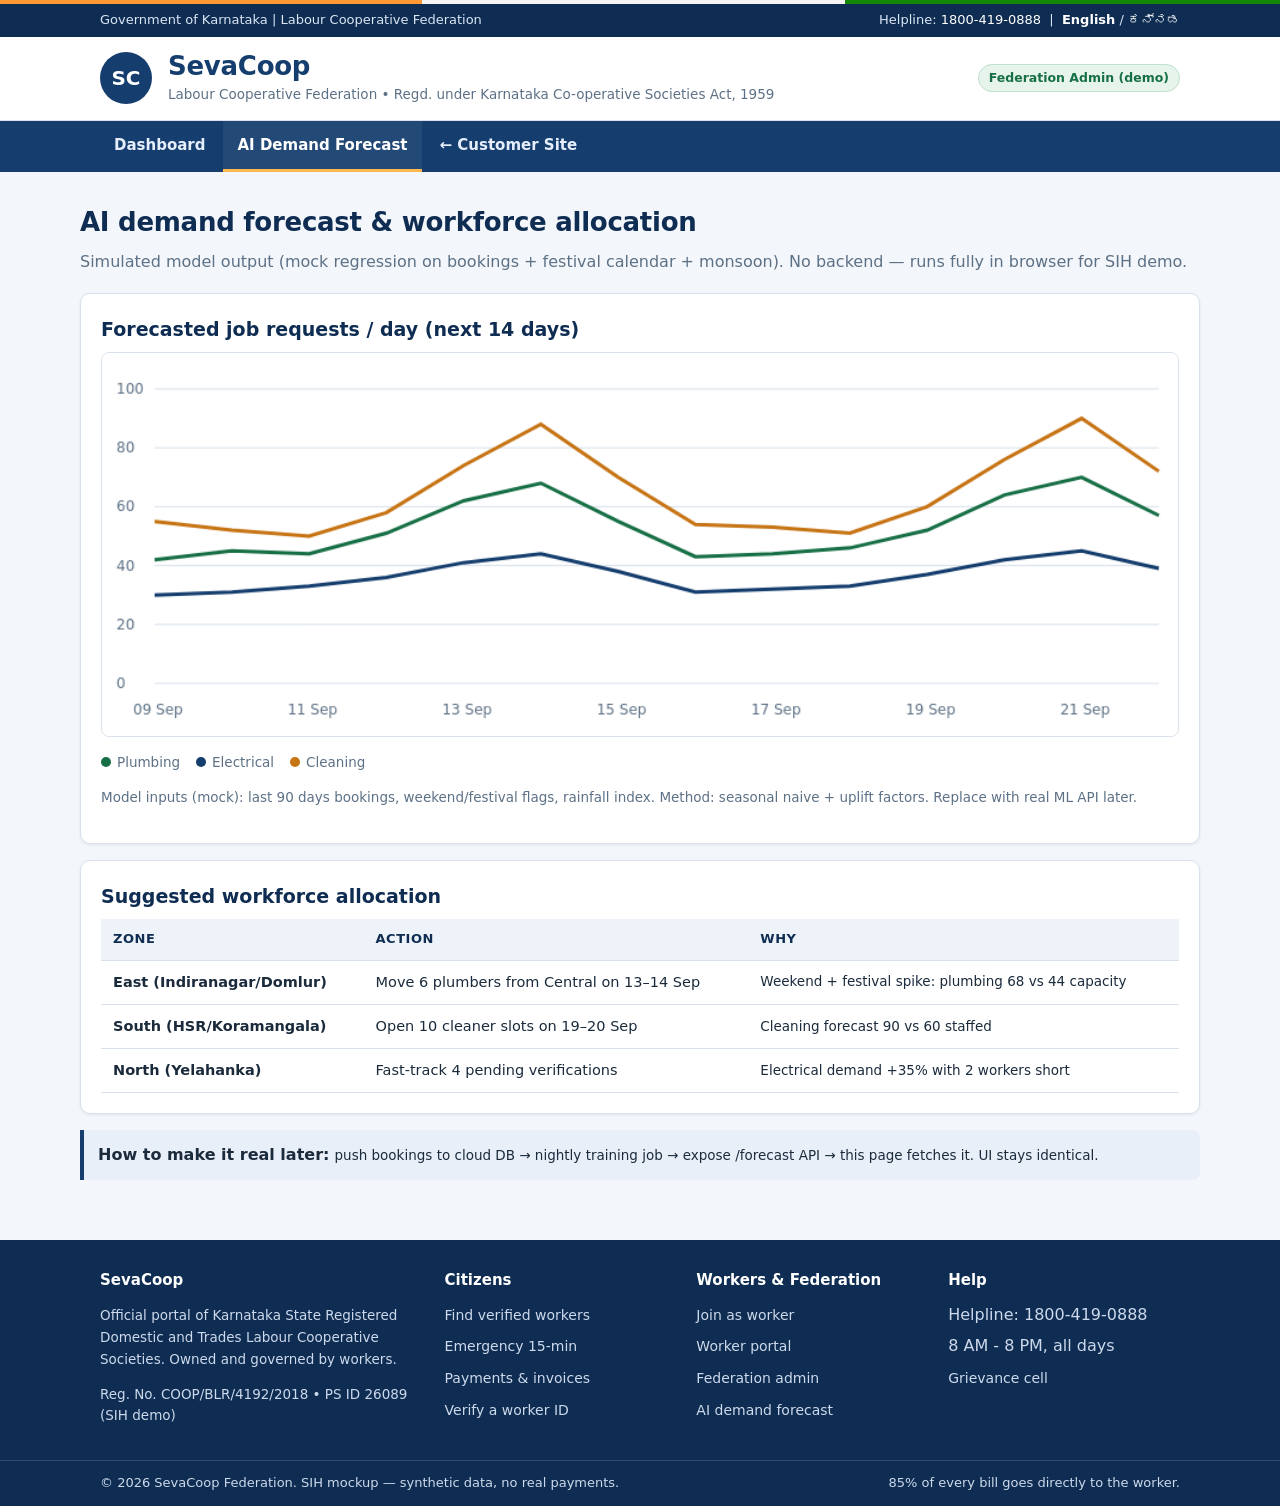
<file: admin/forecast.html>
<!doctype html>
<html lang="en">
<head>
<meta charset="utf-8">
<meta name="viewport" content="width=device-width, initial-scale=1">
<title>AI Demand Forecast — SevaCoop Admin</title>
<link rel="stylesheet" href="../assets/css/main.css">
</head>
<body data-page="admin-forecast" data-root=".." data-portal="admin">
<a class="skip" href="#main">Skip to main content</a>
<div id="site-chrome-header"></div>
<main id="main" class="wrap section">
  <h2>AI demand forecast &amp; workforce allocation</h2>
  <p class="sub">Simulated model output (mock regression on bookings + festival calendar + monsoon). No backend — runs fully in browser for SIH demo.</p>
  <div class="card">
    <h3>Forecasted job requests / day (next 14 days)</h3>
    <canvas id="fc-chart" width="900" height="320" style="width:100%;height:auto;border:1px solid var(--line);border-radius:8px"></canvas>
    <div class="legend" style="margin-top:8px"><span><i class="dot" style="background:var(--green)"></i>Plumbing</span><span><i class="dot" style="background:var(--navy)"></i>Electrical</span><span><i class="dot" style="background:#c77414"></i>Cleaning</span></div>
    <p class="small muted">Model inputs (mock): last 90 days bookings, weekend/festival flags, rainfall index. Method: seasonal naive + uplift factors. Replace with real ML API later.</p>
  </div>
  <div class="card" style="margin-top:16px"><h3>Suggested workforce allocation</h3>
    <div style="overflow-x:auto"><table>
      <thead><tr><th>Zone</th><th>Action</th><th>Why</th></tr></thead>
      <tbody id="alloc-body"></tbody></table></div>
  </div>
  <div class="notice" style="margin-top:16px"><b>How to make it real later:</b> <span class="small">push bookings to cloud DB → nightly training job → expose /forecast API → this page fetches it. UI stays identical.</span></div>
</main>
<div id="site-chrome-footer"></div>
<script src="../assets/js/data.js"></script>
<script src="../assets/js/i18n.js"></script>
<script src="../assets/js/layout.js"></script>
<script src="../assets/js/admin.js"></script>
</body>
</html>
</file>
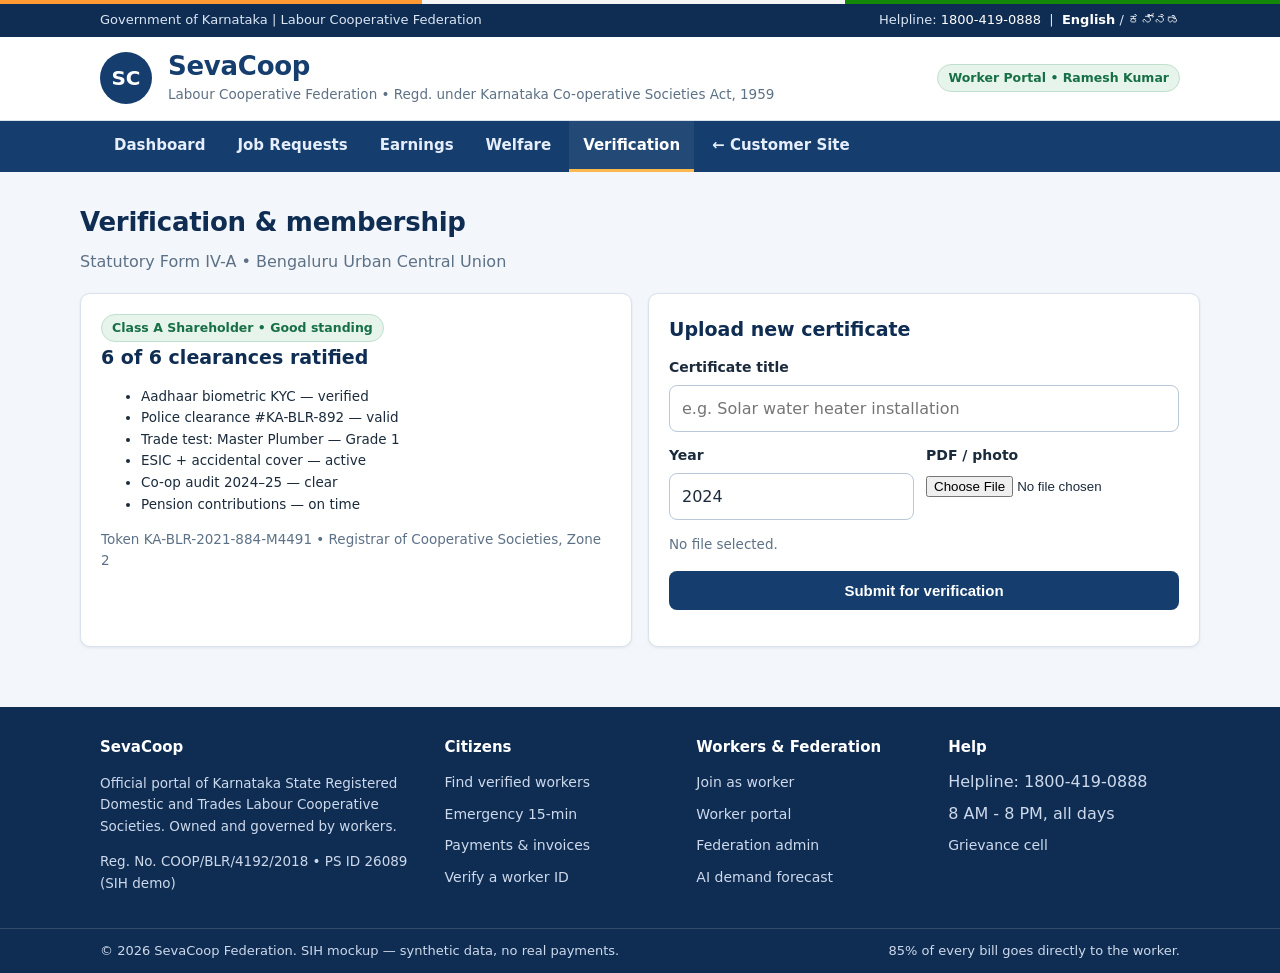
<file: worker/credentials.html>
<!doctype html>
<html lang="en">
<head>
<meta charset="utf-8">
<meta name="viewport" content="width=device-width, initial-scale=1">
<title>Verification &amp; Skills — SevaCoop Worker</title>
<link rel="stylesheet" href="../assets/css/main.css">
</head>
<body data-page="worker-credentials" data-root=".." data-portal="worker">
<a class="skip" href="#main">Skip to main content</a>
<div id="site-chrome-header"></div>
<main id="main" class="wrap section">
  <h2>Verification &amp; membership</h2>
  <p class="sub">Statutory Form IV-A • Bengaluru Urban Central Union</p>
  <div class="grid cols-2">
    <div class="card">
      <span class="badge green">Class A Shareholder • Good standing</span>
      <h3>6 of 6 clearances ratified</h3>
      <ul class="small">
        <li>Aadhaar biometric KYC — verified</li>
        <li>Police clearance #KA-BLR-892 — valid</li>
        <li>Trade test: Master Plumber — Grade 1</li>
        <li>ESIC + accidental cover — active</li>
        <li>Co-op audit 2024–25 — clear</li>
        <li>Pension contributions — on time</li>
      </ul>
      <p class="small muted">Token KA-BLR-2021-884-M4491 • Registrar of Cooperative Societies, Zone 2</p>
    </div>
    <div class="card">
      <h3>Upload new certificate</h3>
      <form id="skill-form">
        <label for="cert-title">Certificate title</label>
        <input id="cert-title" type="text" placeholder="e.g. Solar water heater installation" required>
        <div class="row">
          <div><label for="cert-year">Year</label><input id="cert-year" type="number" value="2024" min="2000" max="2026"></div>
          <div><label for="cert-file">PDF / photo</label><input id="cert-file" type="file" accept=".pdf,.jpg,.png"></div>
        </div>
        <p class="small muted" id="file-name">No file selected.</p>
        <p><button class="btn btn-primary btn-block" type="submit">Submit for verification</button></p>
      </form>
    </div>
  </div>
</main>
<div id="site-chrome-footer"></div>
<script src="../assets/js/data.js"></script><script src="../assets/js/i18n.js"></script>
<script src="../assets/js/layout.js"></script>
<script src="../assets/js/worker.js"></script>
</body>
</html>
</file>
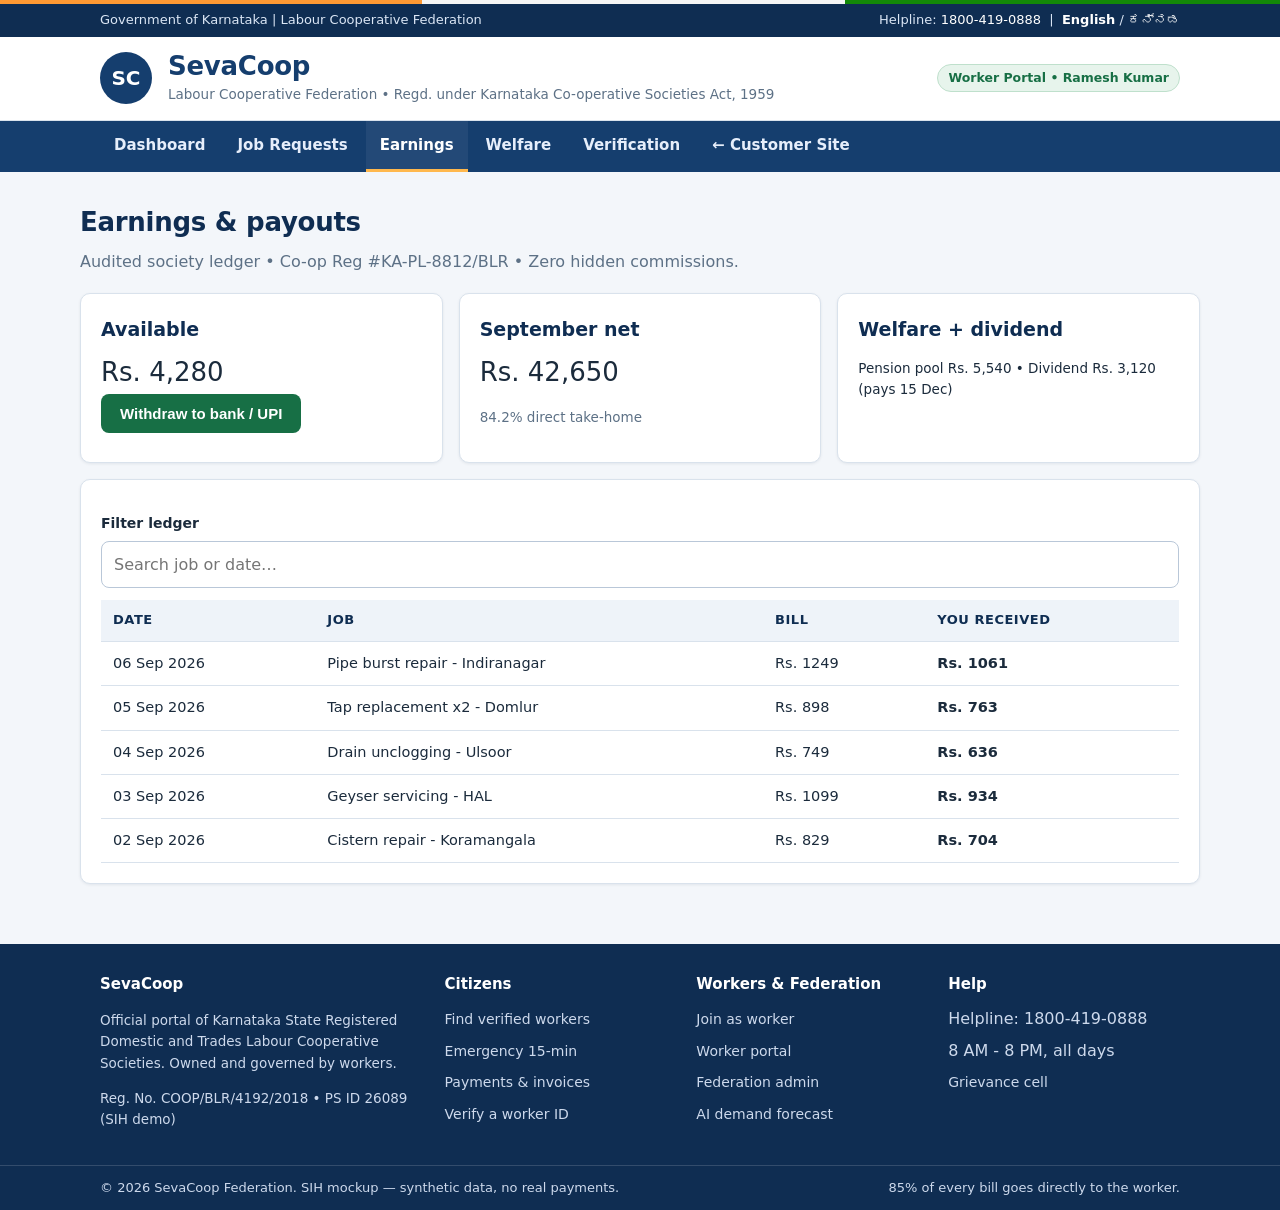
<file: worker/earnings.html>
<!doctype html>
<html lang="en">
<head>
<meta charset="utf-8">
<meta name="viewport" content="width=device-width, initial-scale=1">
<title>Earnings — SevaCoop Worker</title>
<link rel="stylesheet" href="../assets/css/main.css">
</head>
<body data-page="worker-earnings" data-root=".." data-portal="worker">
<a class="skip" href="#main">Skip to main content</a>
<div id="site-chrome-header"></div>
<main id="main" class="wrap section">
  <h2>Earnings &amp; payouts</h2>
  <p class="sub">Audited society ledger • Co-op Reg #KA-PL-8812/BLR • Zero hidden commissions.</p>
  <div class="grid cols-3">
    <div class="card"><h3>Available</h3><p style="font-size:26px;margin:0">Rs. 4,280</p><button class="btn btn-green" id="payout-open">Withdraw to bank / UPI</button></div>
    <div class="card"><h3>September net</h3><p style="font-size:26px;margin:0">Rs. 42,650</p><p class="small muted">84.2% direct take-home</p></div>
    <div class="card"><h3>Welfare + dividend</h3><p class="small">Pension pool Rs. 5,540 • Dividend Rs. 3,120 (pays 15 Dec)</p></div>
  </div>
  <div class="card" style="margin-top:16px">
    <label for="ledger-q">Filter ledger</label>
    <input id="ledger-q" type="text" placeholder="Search job or date…">
    <div style="overflow-x:auto;margin-top:12px"><table>
      <thead><tr><th>Date</th><th>Job</th><th>Bill</th><th>You received</th></tr></thead>
      <tbody id="ledger-body"></tbody>
    </table></div>
  </div>
  <div id="payout-modal" hidden>
    <div class="card" style="margin-top:12px"><h3>Confirm instant payout</h3>
    <p class="small">Rs. 4,280 via zero-fee cooperative RTGS / IMPS. Usually credited within 30 minutes.</p>
    <div style="display:flex;gap:10px"><button class="btn btn-green" id="payout-confirm">Confirm</button><button class="btn btn-outline" id="payout-close">Cancel</button></div></div>
  </div>
</main>
<div id="site-chrome-footer"></div>
<script src="../assets/js/data.js"></script><script src="../assets/js/i18n.js"></script>
<script src="../assets/js/layout.js"></script>
<script src="../assets/js/worker.js"></script>
</body>
</html>
</file>
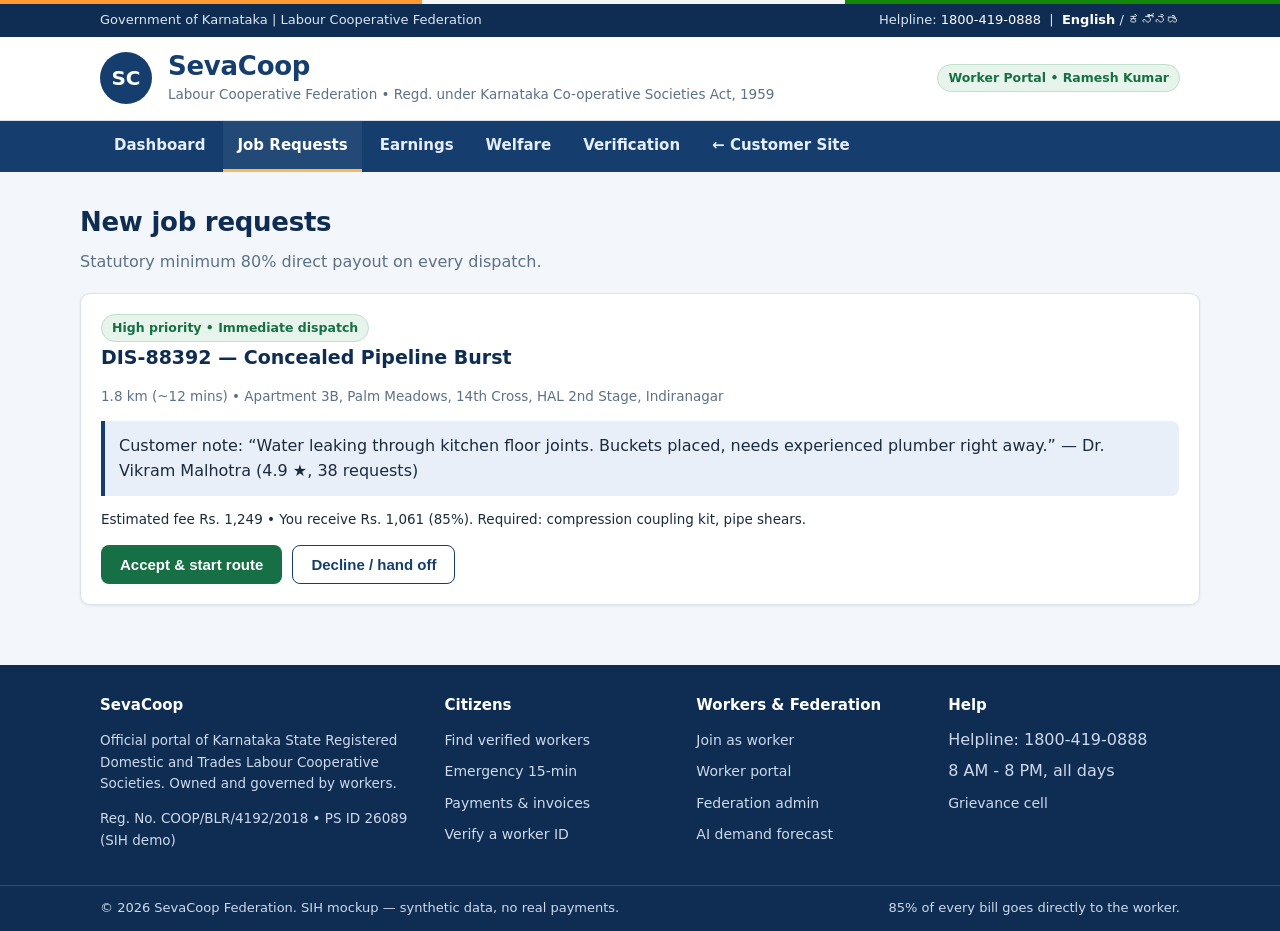
<file: worker/jobs.html>
<!doctype html>
<html lang="en">
<head>
<meta charset="utf-8">
<meta name="viewport" content="width=device-width, initial-scale=1">
<title>Job Requests — SevaCoop Worker</title>
<link rel="stylesheet" href="../assets/css/main.css">
</head>
<body data-page="worker-jobs" data-root=".." data-portal="worker">
<a class="skip" href="#main">Skip to main content</a>
<div id="site-chrome-header"></div>
<main id="main" class="wrap section">
  <h2>New job requests</h2>
  <p class="sub">Statutory minimum 80% direct payout on every dispatch.</p>
  <div class="card" id="job-card">
    <span class="badge green">High priority • Immediate dispatch</span>
    <h3>DIS-88392 — Concealed Pipeline Burst</h3>
    <p class="small muted">1.8 km (~12 mins) • Apartment 3B, Palm Meadows, 14th Cross, HAL 2nd Stage, Indiranagar</p>
    <div class="notice">Customer note: “Water leaking through kitchen floor joints. Buckets placed, needs experienced plumber right away.” — Dr. Vikram Malhotra (4.9 ★, 38 requests)</div>
    <p class="small">Estimated fee Rs. 1,249 • You receive Rs. 1,061 (85%). Required: compression coupling kit, pipe shears.</p>
    <div style="display:flex;gap:10px;flex-wrap:wrap">
      <button class="btn btn-green" id="accept-btn">Accept &amp; start route</button>
      <button class="btn btn-outline" id="decline-btn">Decline / hand off</button>
    </div>
  </div>
</main>
<div id="site-chrome-footer"></div>
<script src="../assets/js/data.js"></script><script src="../assets/js/i18n.js"></script>
<script src="../assets/js/layout.js"></script>
<script src="../assets/js/worker.js"></script>
</body>
</html>
</file>
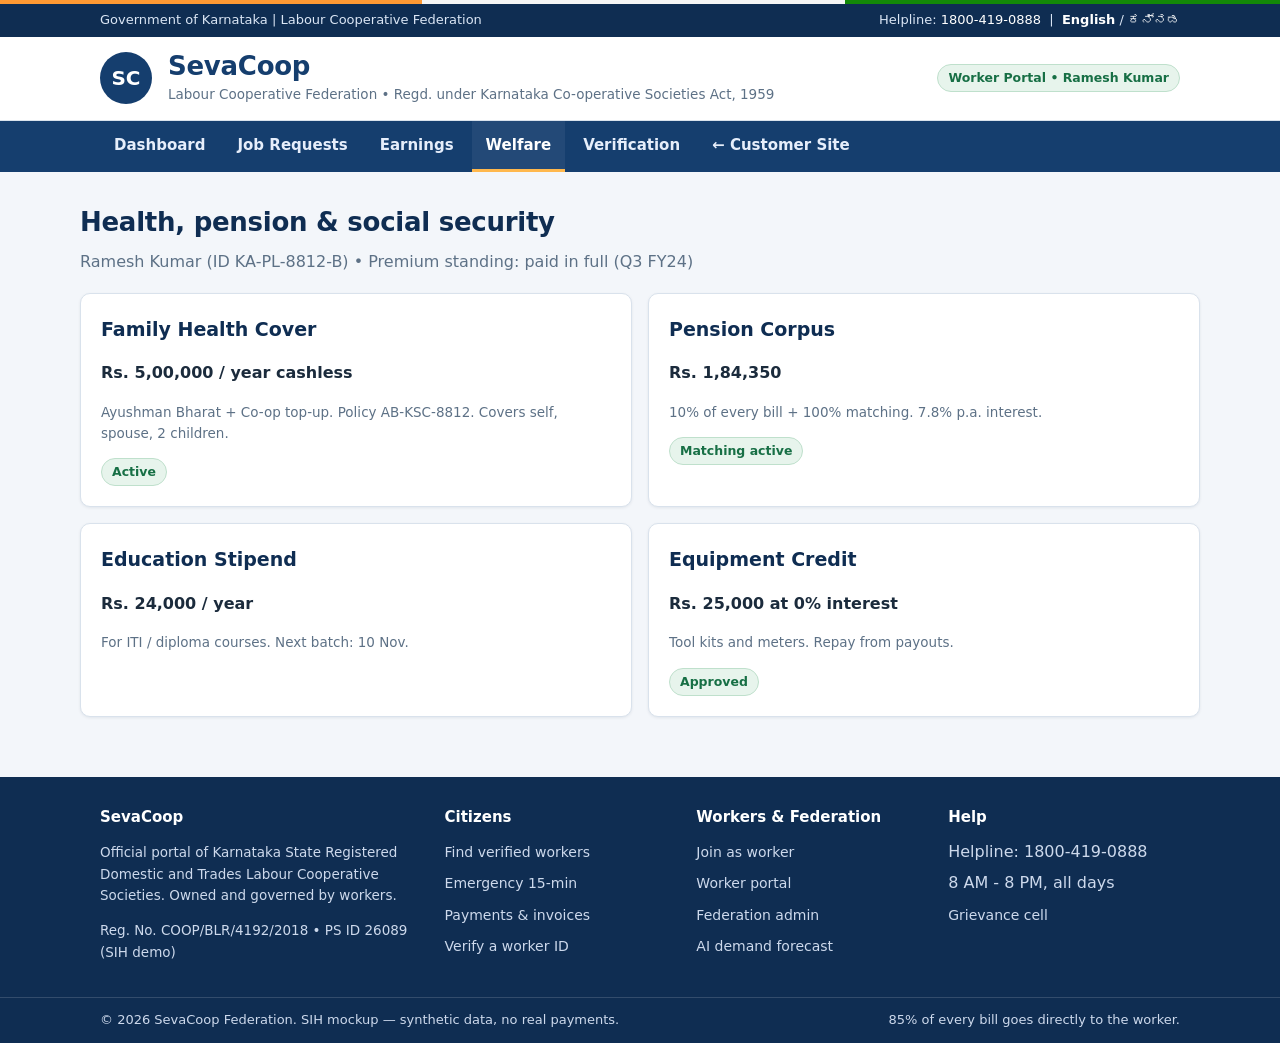
<file: worker/welfare.html>
<!doctype html>
<html lang="en">
<head>
<meta charset="utf-8">
<meta name="viewport" content="width=device-width, initial-scale=1">
<title>Welfare Benefits — SevaCoop Worker</title>
<link rel="stylesheet" href="../assets/css/main.css">
</head>
<body data-page="worker-welfare" data-root=".." data-portal="worker">
<a class="skip" href="#main">Skip to main content</a>
<div id="site-chrome-header"></div>
<main id="main" class="wrap section">
  <h2>Health, pension &amp; social security</h2>
  <p class="sub">Ramesh Kumar (ID KA-PL-8812-B) • Premium standing: paid in full (Q3 FY24)</p>
  <div class="grid cols-2">
    <div class="card"><h3>Family Health Cover</h3><p><b>Rs. 5,00,000 / year cashless</b></p><p class="small muted">Ayushman Bharat + Co-op top-up. Policy AB-KSC-8812. Covers self, spouse, 2 children.</p><span class="badge green">Active</span></div>
    <div class="card"><h3>Pension Corpus</h3><p><b>Rs. 1,84,350</b></p><p class="small muted">10% of every bill + 100% matching. 7.8% p.a. interest.</p><span class="badge green">Matching active</span></div>
    <div class="card"><h3>Education Stipend</h3><p><b>Rs. 24,000 / year</b></p><p class="small muted">For ITI / diploma courses. Next batch: 10 Nov.</p></div>
    <div class="card"><h3>Equipment Credit</h3><p><b>Rs. 25,000 at 0% interest</b></p><p class="small muted">Tool kits and meters. Repay from payouts.</p><span class="badge green">Approved</span></div>
  </div>
</main>
<div id="site-chrome-footer"></div>
<script src="../assets/js/data.js"></script><script src="../assets/js/i18n.js"></script>
<script src="../assets/js/layout.js"></script>
</body>
</html>
</file>
<file: assets/css/main.css>
/* SevaCoop - Clean Government Design System
   Simple, accessible, offline-friendly. No framework. */

:root {
  --bg: #f3f6fa;
  --surface: #ffffff;
  --ink: #1b2b3c;
  --muted: #5d7186;
  --line: #d9e2ec;
  --navy: #153e6e;
  --navy-dark: #0f2d52;
  --green: #176f45;
  --green-bg: #e7f4ec;
  --saffron: #c77414;
  --blue-bg: #e9eff9;
  --red: #b42318;
  --radius: 10px;
  --shadow: 0 1px 3px rgba(16, 38, 68, 0.08);
  --wrap: 1120px;
  --font: system-ui, -apple-system, "Segoe UI", Roboto, "Noto Sans", "Nirmala UI", Arial, sans-serif;
}

* { box-sizing: border-box; }
html { scroll-behavior: smooth; }
body {
  margin: 0;
  font-family: var(--font);
  background: var(--bg);
  color: var(--ink);
  font-size: 16px;
  line-height: 1.6;
}

a { color: var(--navy); }
a:hover { color: var(--navy-dark); }
:focus-visible { outline: 3px solid #2563eb; outline-offset: 2px; border-radius: 4px; }

.wrap { max-width: var(--wrap); margin: 0 auto; padding: 0 20px; }

/* Tricolour + utility */
.tricolour { height: 4px; background: linear-gradient(to right, #ff9933 0 33%, #f5f5f5 33% 66%, #138808 66% 100%); }
.utility { background: var(--navy-dark); color: #dbe6f5; font-size: 13px; }
.utility .wrap { display: flex; justify-content: space-between; align-items: center; padding-top: 6px; padding-bottom: 6px; gap: 12px; flex-wrap: wrap; }
.utility a { color: #fff; text-decoration: none; }
.utility a:hover { text-decoration: underline; }

/* Header */
.site-header { background: var(--surface); border-bottom: 1px solid var(--line); }
.site-header .wrap { display: flex; align-items: center; gap: 16px; padding-top: 14px; padding-bottom: 14px; }
.emblem {
  width: 52px; height: 52px; border-radius: 50%;
  background: var(--navy); color: #fff;
  display: flex; align-items: center; justify-content: center;
  font-weight: 800; font-size: 20px; flex-shrink: 0;
}
.site-title { margin: 0; font-size: 26px; line-height: 1.2; color: var(--navy); letter-spacing: -0.01em; }
.site-subtitle { margin: 2px 0 0; font-size: 13.5px; color: var(--muted); }
.header-actions { margin-left: auto; display: flex; gap: 10px; align-items: center; }

/* Nav */
.site-nav { background: var(--navy); position: sticky; top: 0; z-index: 50; }
.site-nav .wrap { display: flex; gap: 4px; align-items: center; overflow-x: auto; padding-top: 0; padding-bottom: 0; }
.site-nav a {
  color: #e6eefb; text-decoration: none; font-size: 15px; font-weight: 600;
  padding: 12px 14px; white-space: nowrap; border-bottom: 3px solid transparent;
}
.site-nav a:hover { background: rgba(255,255,255,0.08); color: #fff; }
.site-nav a[aria-current="page"] { color: #fff; border-bottom-color: #ffb84d; background: rgba(255,255,255,0.06); }
.menu-btn { display: none; }

/* Hero */
.hero { background: var(--surface); border-bottom: 1px solid var(--line); }
.hero .wrap { display: grid; grid-template-columns: 1.2fr 0.8fr; gap: 28px; padding-top: 36px; padding-bottom: 36px; align-items: start; }
.eyebrow {
  display: inline-block; font-size: 13px; font-weight: 700; letter-spacing: 0.04em;
  text-transform: uppercase; color: var(--green); background: var(--green-bg);
  padding: 4px 10px; border-radius: 999px; margin-bottom: 12px;
}
.hero h2 { margin: 0 0 10px; font-size: 38px; line-height: 1.15; letter-spacing: -0.02em; color: var(--navy-dark); }
.hero p.lead { margin: 0 0 18px; font-size: 18px; color: var(--muted); max-width: 56ch; }
.hero-stats { display: flex; gap: 22px; margin-top: 20px; flex-wrap: wrap; }
.stat b { display: block; font-size: 24px; color: var(--navy); }
.stat span { font-size: 13.5px; color: var(--muted); }

/* Cards */
.card {
  background: var(--surface); border: 1px solid var(--line);
  border-radius: var(--radius); box-shadow: var(--shadow);
  padding: 20px;
}
.card h3 { margin: 0 0 8px; font-size: 19px; color: var(--navy-dark); }
.muted { color: var(--muted); }
.small { font-size: 13.5px; }

.grid { display: grid; gap: 16px; }
.grid.cols-3 { grid-template-columns: repeat(3, 1fr); }
.grid.cols-2 { grid-template-columns: repeat(2, 1fr); }
.grid.cols-4 { grid-template-columns: repeat(4, 1fr); }

.section { padding: 30px 0; }
.section h2 { margin: 0 0 6px; font-size: 26px; color: var(--navy-dark); letter-spacing: -0.01em; }
.section .sub { margin: 0 0 18px; color: var(--muted); }

/* Buttons */
.btn {
  display: inline-flex; align-items: center; justify-content: center; gap: 8px;
  padding: 10px 18px; border-radius: 8px; font-weight: 700; font-size: 15px;
  border: 1px solid transparent; cursor: pointer; text-decoration: none;
}
.btn-primary { background: var(--navy); color: #fff; }
.btn-primary:hover { background: var(--navy-dark); color: #fff; }
.btn-green { background: var(--green); color: #fff; }
.btn-green:hover { background: #125c36; color: #fff; }
.btn-outline { background: #fff; border-color: var(--navy); color: var(--navy); }
.btn-outline:hover { background: var(--blue-bg); }
.btn-block { width: 100%; }

/* Badges */
.badge {
  display: inline-flex; align-items: center; gap: 6px;
  font-size: 12.5px; font-weight: 700; padding: 3px 10px; border-radius: 999px;
  border: 1px solid var(--line); background: #f2f6fb; color: var(--navy);
}
.badge.green { background: var(--green-bg); border-color: #bfe0cc; color: var(--green); }
.badge.amber { background: #fdf3e3; border-color: #f0d5a8; color: #8a5200; }

/* Wage split bar */
.splitbar { display: flex; height: 12px; border-radius: 999px; overflow: hidden; background: #e6ebf2; margin: 10px 0; }
.splitbar span:nth-child(1) { background: var(--green); }
.splitbar span:nth-child(2) { background: var(--navy); }
.splitbar span:nth-child(3) { background: #9aa9bd; }
.legend { display: flex; gap: 16px; flex-wrap: wrap; font-size: 13.5px; color: var(--muted); }
.dot { display: inline-block; width: 10px; height: 10px; border-radius: 50%; margin-right: 6px; }

/* Forms */
label { display: block; font-weight: 600; font-size: 14px; margin: 12px 0 6px; }
input[type="text"], input[type="tel"], input[type="date"], input[type="number"], select, textarea {
  width: 100%; padding: 10px 12px; border: 1.5px solid #b9c7d8; border-radius: 8px;
  font: inherit; background: #fff; color: var(--ink);
}
input:focus, select:focus, textarea:focus { border-color: var(--navy); outline: 3px solid rgba(21,62,110,0.15); }
.row { display: grid; grid-template-columns: 1fr 1fr; gap: 12px; }
.chip-group { display: flex; gap: 8px; flex-wrap: wrap; }
.chip {
  border: 1.5px solid var(--line); background: #fff; border-radius: 999px;
  padding: 8px 14px; font-weight: 600; font-size: 14px; cursor: pointer;
}
.chip[aria-pressed="true"] { background: var(--navy); border-color: var(--navy); color: #fff; }

/* Tables */
table { width: 100%; border-collapse: collapse; background: #fff; font-size: 14.5px; }
th, td { text-align: left; padding: 10px 12px; border-bottom: 1px solid var(--line); }
th { background: #eef3f9; color: var(--navy-dark); font-size: 13px; text-transform: uppercase; letter-spacing: 0.04em; }

/* Worker list */
.worker-card { display: flex; gap: 14px; align-items: flex-start; }
.avatar {
  width: 56px; height: 56px; border-radius: 50%; flex-shrink: 0;
  background: var(--navy); color: #fff; display: flex; align-items: center; justify-content: center;
  font-weight: 800; font-size: 20px;
}
.worker-card h3 { margin: 0; }
.meta { font-size: 13.5px; color: var(--muted); }

/* Notice */
.notice { border-left: 4px solid var(--navy); background: var(--blue-bg); padding: 12px 14px; border-radius: 0 8px 8px 0; }
.notice.green { border-color: var(--green); background: var(--green-bg); }

/* Footer */
.site-footer { background: var(--navy-dark); color: #cdd9ec; margin-top: 30px; }
.site-footer .wrap { display: grid; grid-template-columns: 1.4fr 1fr 1fr 1fr; gap: 20px; padding-top: 28px; padding-bottom: 20px; }
.site-footer h4 { color: #fff; margin: 0 0 10px; font-size: 15px; }
.site-footer a { color: #cdd9ec; text-decoration: none; font-size: 14px; }
.site-footer a:hover { color: #fff; text-decoration: underline; }
.site-footer ul { list-style: none; margin: 0; padding: 0; display: grid; gap: 6px; }
.copyright { border-top: 1px solid rgba(255,255,255,0.15); font-size: 13px; }
.copyright .wrap { display: flex; justify-content: space-between; gap: 10px; padding-top: 12px; padding-bottom: 12px; flex-wrap: wrap; }

/* Steps */
.steps { display: flex; gap: 8px; margin: 16px 0; }
.step { flex: 1; text-align: center; font-size: 13px; font-weight: 700; color: var(--muted); padding: 8px; background: #eaf0f7; border-radius: 8px; }
.step.active { background: var(--navy); color: #fff; }

/* Skip link */
.skip { position: absolute; left: -9999px; }
.skip:focus { left: 12px; top: 12px; background: #fff; padding: 8px 12px; z-index: 100; }

@media (max-width: 900px) {
  .hero .wrap { grid-template-columns: 1fr; }
  .hero h2 { font-size: 30px; }
  .grid.cols-3, .grid.cols-4 { grid-template-columns: 1fr 1fr; }
  .site-footer .wrap { grid-template-columns: 1fr 1fr; }
  .row { grid-template-columns: 1fr; }
}
@media (max-width: 600px) {
  .grid.cols-3, .grid.cols-2, .grid.cols-4 { grid-template-columns: 1fr; }
  .site-title { font-size: 21px; }
  .header-actions .btn-outline { display: none; }
  .site-footer .wrap { grid-template-columns: 1fr; }
}
</file>
